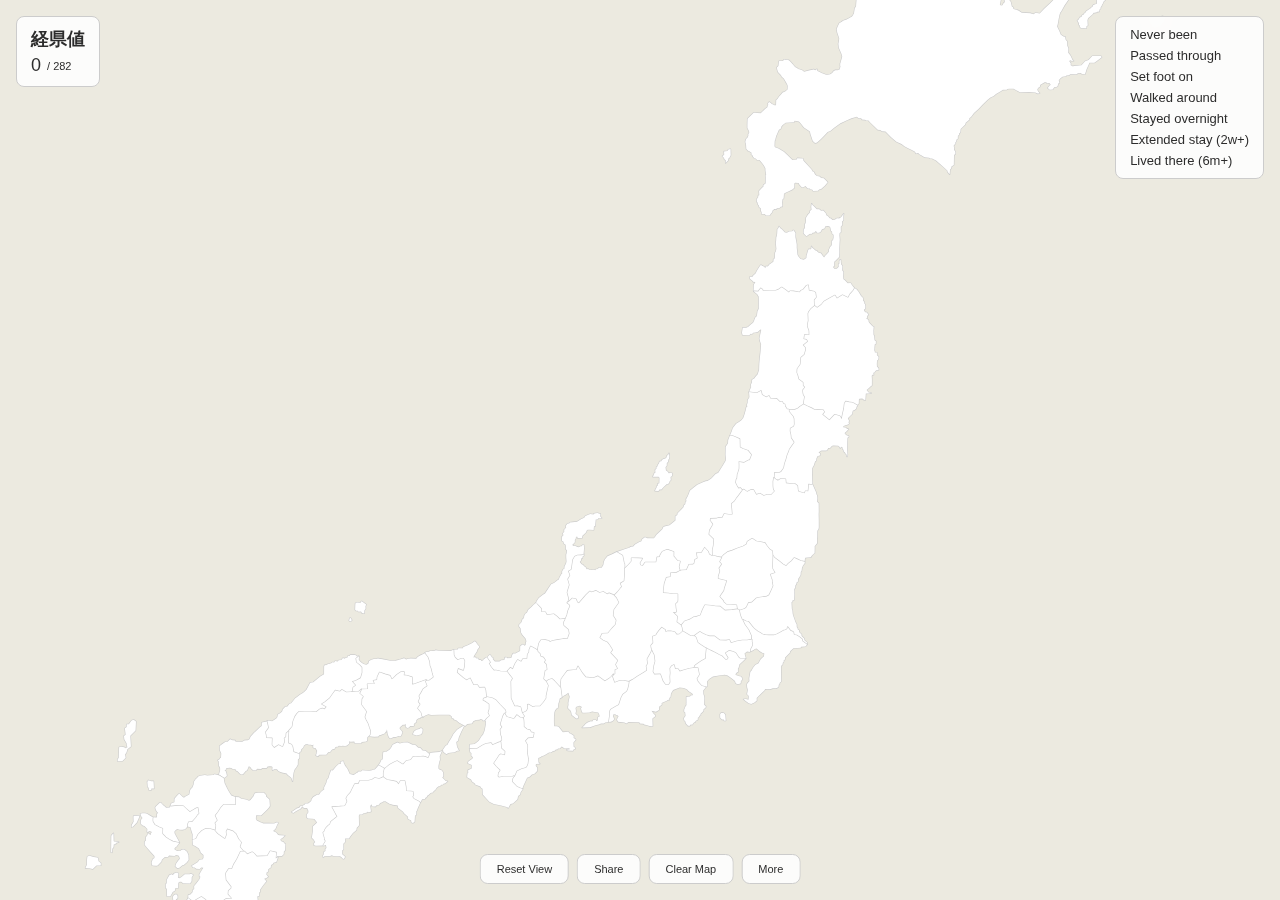
<file: index.html>
<!DOCTYPE html>
<html lang="ja">
<head>
<meta charset="UTF-8">
<meta name="viewport" content="width=device-width, initial-scale=1.0">
<title>経県値 - KKC</title>
<link rel="stylesheet" href="style.css">
</head>
<body>

<header class="glass">
  <h1>経県値</h1>
  <div class="score-bar">
    <span class="score-val" id="totalScore">0</span>
    <span>/ 282</span>
  </div>
</header>

<div class="map-container" id="mapContainer">
  <svg viewBox="0 0 1537 1760" xmlns="http://www.w3.org/2000/svg">

  <g transform="translate(-542.3661,-311.44048)">
  <g data-code="1" fill="#ffffff" stroke="#666" stroke-width="1" stroke-linejoin="round" fill-rule="nonzero">
    <title>北海道</title>
    <path d="m 1524.3647,342.36005 2.3305,1.76492 1.7319,0.41956 3.567,4.12922 -0.5718,4.26575 -1.5,1.94731 -2.5252,0.0531 -0.8653,1.88246 -2.478,-0.0318 -0.1753,-1.04026 -1.8633,-1.04569 -0.055,-1.79486 -3.1186,-3.43931 0.4975,-2.20842 1.368,-0.56412 0.3267,-2.13269 1.1342,-1.52845 z"/>
    <path d="m 1512.5705,322.08339 0.343,9.22554 -0.1735,7.87405 -1.7887,-0.0377 -0.1149,-2.9558 -1.4399,-0.69412 -0.2605,-4.29083 -1.1162,-0.84291 0.2983,-5.95834 2.2851,-2.37718 z"/>
    <path d="m 1403.0621,643.59676 0.1702,7.47277 -1.8967,3.65178 -1.1911,0.34288 0.1438,2.32991 -3.2196,3.24822 0.2038,-3.42115 -1.7714,-1.00699 -0.3871,-1.80045 -2.0296,-2.13098 2.204,-1.79568 -0.2099,-3.99717 4.0934,-0.41363 1.1695,-1.82914 z"/>
    <path d="m 2063.636,334.93905 -3.3438,-0.21491 -1.3851,0.0877 -0.4673,1.2736 -2.5801,-0.0383 -0.9744,1.4312 -2.2841,0.38787 -1.0327,1.32565 -1.5088,0.054 -0.9802,1.23658 -2.501,0.34172 -1.0711,1.32208 -2.0323,0.27037 -1.0181,1.34 -1.6907,0.0781 -2.5346,1.96993 -1.0083,-0.4662 -1.6308,1.53046 -0.8169,2.10922 h -2.4234 l -2.2119,2.19946 -1.1305,1.00214 -1.6224,-0.13207 -0.6943,1.30759 -1.8075,1.31196 -1.8393,2.11638 -1.8843,0.25728 -1.2654,1.14093 -0.8642,0.66456 -0.3101,1.13556 -2.4969,1.61224 -0.5005,1.43877 -0.1797,1.41545 -1.2577,0.70458 -3.4767,3.45673 -2.495,2.18422 -2.561,-0.1592 -2.0877,1.62758 -5.8644,0.1695 -2.3264,-1.77562 -1.2545,-1.16542 -0.9855,-1.46837 -2.0183,0.11758 -2.1598,1.408 -0.9862,1.16679 -1.4199,1.6979 0.7467,1.49543 1.5315,1.73596 -1.2989,2.6996 -1.9581,1.00022 -0.162,2.13996 -1.8362,1.28627 -0.6438,1.43923 -0.8276,1.45858 -0.4867,1.22078 -2.2801,-0.017 -1.6798,3.01846 -2.444,0.0769 -2.0398,1.79296 -3.6165,3.92155 -2.7232,2.52168 -3.6961,3.69106 -1.3179,1.35335 -0.022,1.92336 -1.766,0.70537 -0.1636,2.34664 -2.2468,2.84498 -3.7717,-0.20837 -0.3829,0.95246 -3.5163,0.52219 -1.4807,1.29224 -2.4476,0.43709 -0.2937,2.16421 -2.2489,2.85528 -4.5535,4.08837 -0.9238,0.30722 -0.3769,3.36822 -1.3768,-0.90337 -1.1953,-0.0661 -0.2861,-1.05804 -2.6359,0.11229 -0.184,-0.30495 1.4984,-1.8493 2.4294,-2.59574 0.5421,-1.78634 2.0011,-2.33968 1.0588,-0.77535 0.5316,-0.88722 1.4986,-1.29116 1.4896,-1.39342 -0.1443,-5.01287 0.9893,-0.75276 0.5584,-2.79232 4.1746,-0.21026 1.8625,0.59949 c 0,0 0.4436,0.68467 0.8913,0.68467 0.4477,0 0.8567,-0.14393 0.8567,-0.14393 l 0.1013,-2.30317 2.7852,-1.8153 c 0,0 0.9822,-0.64493 0.8982,-0.90739 -0.084,-0.26247 -0.2969,-3.44191 -0.2969,-3.44191 l -1.5469,-1.0496 -0.1161,-1.95164 -1.61,-1.55584 0.1261,-1.59166 -1.9355,-1.85507 -0.6726,-0.56948 2.2544,0.21911 1.2857,-0.0534 1.4694,1.45339 1.8476,0.32743 1.7147,-0.85889 0.5136,-2.51436 2.8682,-2.42352 -0.1979,-2.58001 1.7108,0.50396 1.2232,-0.43526 0.9761,-1.5499 h 1.7263 l 2.1138,-1.34647 1.6779,-0.69201 1.3806,-1.49933 2.0083,-1.96157 1.5384,-1.31501 0.091,-1.13699 1.4002,-0.45082 1.1546,-0.92192 0.8694,-3.64096 -0.1956,-1.98817 0.7241,-1.12075 0.8347,0.16633 v -3.11598 l 3.9963,-0.0392 2.702,-0.0433 1.2562,-0.11147 0.2704,-1.34859 2.8244,0.34548 -0.2812,-3.32157 1.8794,-0.93564 -0.3683,-2.60062 1.5605,-1.63757 0.1752,-1.6784 3.1053,0.34269 1.9266,-2.19229 0.044,-1.05688 2.661,0.43352 0.2657,-1.70344 1.5303,-0.78549 1.0704,-1.46603 0.7185,0.13139 0.04,-1.06945 -1.2179,-0.6873 0.03,-2.84217 -0.1205,-7.52611 1.7042,-1.49078 3.1426,-3.08873 1.18,4.01204 1.6919,1.26308 -0.034,3.38292 0.7855,1.50864 1.1525,3.44095 1.6207,0.13057 1.8412,1.27219 2.4858,0.95421 0.4494,0.75848 3.5877,0.52446 0.6948,-1.81074 5.6245,-0.40447 h 1.6899 l 1.42,-1.71042 3.452,0.45833 0.7507,-1.55612 1.8725,0.0866 6.1827,-5.78103 1.8421,-4.09303 10.382,-9.67276 3.7324,-4.45224 3.0761,0.0661 3.023,-1.98143 4.9112,-0.17924 1.693,2.18671 3.0178,0.17565 -1.9403,1.95198 -0.2112,3.46475 -1.3063,1.22948 -0.2051,5.80327 -0.378,5.57183 -1.2901,0.88551 -7.5531,-0.16102 -0.9785,1.39717 z"/>
    <path d="m 1878.2317,418.89495 5.3131,-0.0354 6.2492,6.493 h 2.1404 l 1.7526,2.45784 7.5904,0.56511 1.0288,-1.40806 h 2.9353 l 1.8227,-1.91797 h 1.7203 l 0.209,4.93673 -0.7695,0.8752 -6.9315,-0.0509 -2.2867,1.53682 -3.9903,4.15091 -5.5153,5.75056 -6.4745,-0.0835 h -4.1916 l -1.9952,1.48326 -0.8613,0.90486 -0.4135,2.17423 -3.112,2.90822 -2.3039,0.86211 -4.4201,4.75988 h -1.7692 l -1.5149,2.70759 -1.3881,3.55692 -2.093,1.69844 -0.8904,2.37969 -1.2995,1.85467 -0.02,1.09723 -1.3659,1.60726 -0.1699,1.85081 -1.4939,1.45197 0.1507,2.10979 -2.7215,0.37802 -0.3869,0.55463 -2.8024,0.622 h -1.2009 l -1.4448,1.89789 -5.3803,4.68601 -0.6816,2.32787 0.3774,6.62748 -1.5911,0.84114 -0.132,2.37865 -3.8946,0.17362 -2.1516,-0.17107 -1.5676,-1.2167 -0.5808,-2.40528 -0.9556,-0.61095 0.2441,-1.69325 -2.1124,-3.22158 1.8637,-1.88849 1.0827,-2.12858 1.9901,-0.63936 1.248,-2.34279 1.762,-0.69458 0.4314,-1.16896 1.4322,-0.90385 1.3432,-2.04118 2.0982,-1.36364 0.6766,-0.42721 1.2741,-0.67486 1.3424,-1.13975 0.8317,-0.95256 1.1025,-0.46016 0.5148,-1.80543 0.8263,-0.66447 1.9749,-0.74333 1.5355,-0.32382 0.6364,-0.75128 -0.1521,-5.29148 1.2668,-0.62295 -0.1007,-1.7415 1.8799,-1.85201 1.6563,-2.47417 1.098,-1.71062 2.127,-1.968 -0.1676,-1.95607 4.7448,-4.71927 4.8987,-4.59709 v -2.35485 l 1.9418,-0.84115 0.047,-2.44702 -0.2405,-1.57397 1.0646,-0.9039 0.3549,-1.88273 2.3396,-1.98172 1.5956,-0.72245 -0.3342,-1.98682 1.0881,-1.63583 0.9943,-0.51218 1.2746,-0.17699 0.034,-1.50195 -0.637,-0.91541 z"/>
    <path d="m 1930.3158,481.12823 1.4621,0.34149 2.0479,2.0819 1.1962,2.36174 -1.7721,1.31855 -0.3083,1.54598 -2.7181,-0.0853 -1.0548,2.05621 -1.7191,1.09408 -2.3446,0.29399 -1.8815,2.80307 -2.1556,0.0794 -0.9414,1.19934 -1.5802,0.18068 0.3376,1.52068 -1.9362,0.14043 -1.1404,-0.92988 -1.4343,-1.40964 -1.7243,-0.67503 0.2206,-1.31024 -0.2216,-3.68044 0.4106,-1.1111 h 1.7074 4.0673 l 3.3067,0.46158 -0.5025,-2.30069 2.4535,0.24479 -0.3143,-1.36046 0.2677,-2.1426 2.8133,0.38978 0.2811,-2.39078 2.855,0.60913 z"/>
    <path d="m 1883.0873,516.69168 -6.7665,-0.29576 -0.5309,2.9387 2.3369,1.10838 v 3.05517 l 2.5141,-2.32091 0.099,-2.08601 2.1199,-1.96263 z"/>
    <path d="m 1559.4081,326.88443 6.5995,-0.2473 1.8499,-1.35752 2.0126,-0.15766 0.159,-2.63922 0.7689,-0.4099 1.5941,-5.17305 1.4893,-0.22572 c 1.0653,-0.30184 0.2656,-0.89475 3.0619,-0.87712 4.574,3.15827 3.5898,5.00448 5.2762,7.40805 l 3.4538,4.26574 6.486,4.76592 5.9441,7.40675 1.8452,1.94302 -0.042,2.73553 3.6053,2.78756 0.4696,1.93835 3.44,3.53999 2.7145,2.44475 3.0439,4.29772 3.3177,4.75816 -0.01,1.45457 4.4557,3.88186 2.652,3.56722 -0.2648,4.60567 3.5568,3.60899 0.3193,1.71139 2.758,2.76901 0.2664,1.70145 2.2731,2.41817 9.2047,9.8303 6.9276,7.06822 0.3402,1.58885 1.9129,1.74201 v 1.88159 l 8.2279,6.08933 0.5976,1.6911 3.4326,0.37169 5.4664,4.85703 1.2913,0.21972 3.5868,4.48099 2.566,0.48193 5.0855,5.72174 5.3569,5.28496 h 1.4169 l 4.9353,2.86482 2.2738,0.2052 0.9941,1.99466 h 1.9024 l 1.6136,1.00213 h 1.4304 l 0.9228,1.54704 4.0521,0.78846 -4.4269,1.26562 2.4128,3.95161 1.3708,3.38957 2.0901,1.4027 4.0085,0.88467 1.6467,-1.91714 5.3235,-0.19444 0.4896,-1.04185 9.7955,-0.32839 4.5024,-0.82767 1.5265,0.92673 -1.4489,4.45846 -0.5767,2.99608 -0.5781,2.5552 1.245,1.17582 1.961,-0.29964 1.2598,-2.58939 0.3036,-0.30361 0.7649,-0.33347 0.6231,-1.64484 -0.4945,-0.87684 2.5017,-4.98993 5.1035,6.43629 1.5497,6.41392 1.0696,-0.0119 0.8132,2.5054 5.7897,1.60946 4.2665,2.84318 10.3715,0.55468 3.9002,1.43592 2.7914,-1.90493 4.8677,0.94629 5.8999,-6.15341 6.9865,-6.55457 7.2645,-7.21976 2.7829,-1.08692 8.6707,-8.23124 3.4357,-3.95248 v -1.83935 l 4.8798,-4.46841 0.6024,-3.11357 2.7391,4.09199 -0.2383,5.42139 -1.535,1.50383 -0.8747,3.94767 -2.604,5.66273 -2.7761,4.86021 -5.1647,7.68665 -4.0082,7.09517 -0.9614,1.16901 -1.0344,3.18307 -1.2725,6.46663 -0.7173,4.34197 -0.8028,3.08549 2.5447,5.04435 1.997,4.85077 3.8094,2.48532 h 1.394 l 0.707,3.85827 1.6341,1.71579 0.3652,5.62942 1.3553,3.01101 -0.2313,5.33189 2.222,2.83608 1.4025,2.49411 1.3102,2.96477 1.0636,1.22867 0.6484,0.61524 -2.7751,-0.21541 -1.287,-0.75381 -1.4287,0.94125 1.2497,1.7839 0.6681,0.94325 -0.081,2.4933 2.8846,1.52283 0.9865,-0.66848 9.3234,-0.71395 4.5503,-4.84959 4.2774,-1.73377 4.4905,-4.7428 10.5909,0.0611 0.8395,1.34267 -5.9461,4.65906 -3.0841,2.08955 -6.0671,-0.084 -0.8935,2.59494 -1.2483,2.62875 -1.1379,2.48722 -0.8436,2.88778 -1.2169,3.51926 -3.6227,-0.36409 -1.5355,-1.17696 -3.5142,0.4902 -1.7817,1.05171 -5.2282,0.10165 -2.3592,0.026 -1.5225,1.15296 -3.163,0.26743 -0.7605,0.92143 -4.0663,0.51468 -2.3448,1.92533 -2.1821,2.30082 0.879,3.52712 -1.5516,0.70794 -0.7242,3.31405 -1.5956,0.79479 -2.6025,0.44157 -1.69,2.66272 -3.7113,0.17334 -2.3907,-2.08136 2.5982,-3.20478 1.1781,-0.32757 -1.742,-2.56341 -2.8002,0.31428 -1.159,-1.21043 -1.8996,0.15876 -4.6268,2.49934 -0.9714,0.74762 -0.1523,2.03844 -1.9895,1.3446 -1.2435,1.79679 0.6409,2.21662 2.295,2.53998 -2.3398,0.58719 -2.918,-1.39464 -7.7994,-0.53654 -11.1104,0.1783 -7.7491,-4.24343 -5.5633,0.0627 -2.1002,0.29834 -0.7142,0.76851 -4.7013,0.19452 -2.6231,1.72752 -5.7742,3.48598 -2.8631,2.30064 -3.9363,1.95224 -3.4535,2.65852 -5.7133,5.55383 -5.516,5.76948 -5.4705,5.06181 -3.5988,4.60684 -2.1299,1.52592 0.3135,1.57889 -4.6858,3.99198 -0.5302,2.31392 -5.6515,5.25734 -0.2121,2.60457 -0.2175,1.78895 -1.4207,1.00732 -0.1745,2.16546 -1.3199,0.78057 -0.1319,3.56449 -1.7918,1.30427 -0.061,2.11892 -1.1436,1.11407 0.1579,1.32085 -1.5892,1.99015 -0.6823,0.97761 0.686,2.47512 -0.2369,2.21497 1.7176,2.5301 -0.084,2.71323 -1.5499,1.3378 -0.2901,12.08035 -1.4715,0.87154 -1.629,1.33764 0.032,1.88263 -1.5258,1.43576 -0.4742,5.94976 -2.5811,-3.02475 -0.025,-1.4742 -4.929,-4.5911 -3.0682,-2.74746 -5.9501,-4.99461 -4.9789,-2.61287 h -2.2132 l -1.2252,-0.86248 -5.7255,-0.50479 -4.5431,-2.90705 -1.9366,-0.90307 -1.1678,-1.36228 -2.6043,0.5335 -1.7792,-2.51424 -4.7665,-2.55003 -3.9316,-1.81508 -3.8806,-2.11987 -3.4502,-2.49114 -6.2726,-2.8969 -6.4752,-5.47823 -6.8808,-6.97827 -4.3825,-0.31565 -1.9025,-1.5055 -3.2086,-0.32123 -9.2359,-9.06595 -2.1347,-2.32459 -2.8956,-0.0177 -1.2109,-0.74715 -3.6882,-0.39161 -1.1394,-1.53624 -3.1677,-0.11882 -2.0482,-1.74603 -6.5986,1.97012 -5.514,2.37141 -7.9791,3.68012 -7.6373,5.46963 -4.8256,3.8038 -3.2217,1.34192 -4.5568,4.8668 -3.9119,3.97503 -4.4518,4.04651 -2.4616,0.5864 -2.7118,-2.45121 -2.8778,-8.59318 -0.5944,-3.01908 -7.3196,-4.812 -3.8452,-5.09869 -2.2318,-2.22538 -5.3063,-1.17137 -0.9309,1.89828 -10.0578,0.5457 -3.6403,3.02819 -1.7725,1.96417 -0.6082,2.51594 -2.2401,1.33653 -3.475,7.81434 -1.0153,4.37193 -0.6357,1.19307 -0.264,6.60659 0.6182,1.31022 4.1813,1.6022 6.5846,3.92984 4.264,3.97209 6.1982,6.02544 4.9461,-0.25122 1.1111,-1.91675 6.8612,0.38598 0.6357,2.62709 9.9327,10.87141 0.8901,2.01513 2.0177,1.04503 0.061,0.99662 1.0061,0.97897 0.101,1.10361 2.4705,1.70473 3.2391,0.53393 1.8844,1.76672 3.1631,0.42172 4.8461,4.88262 -3.5279,4.33726 -4.498,4.02613 -2.444,0.46223 -1.2796,1.59008 -5.9732,0.305 -1.3387,-1.90224 -2.1129,-0.0815 -0.5383,-1.21092 -2.5998,0.0773 -2.8867,-2.84546 -1.394,0.75957 -2.8165,0.87552 -3.2392,-3.60333 -0.8609,-1.96215 -4.444,-0.24636 -0.7867,0.96218 -0.045,4.6184 -0.4008,1.17672 -1.1475,0.54513 -0.3299,0.84035 -4.7926,2.19212 -3.503,1.50427 -2.476,1.66931 -0.4372,5.68159 -1.3107,0.93535 -0.541,4.2155 0.366,4.76269 -2.0881,0.16509 -1.4675,1.6172 -3.252,0.3917 -0.9223,1.19795 -2.0851,-0.25117 -1.7711,1.31402 -0.6337,0.60336 -0.2683,1.88908 -1.3174,1.37474 -1.0817,1.32257 -0.697,1.26373 -4.4095,0.0127 -1.6048,-1.79018 -3.663,0.0394 -0.22,-2.68351 -0.6317,-0.57405 -0.2495,-3.71496 -1.9178,-1.39644 -0.2802,-1.62197 -1.4566,-1.96403 -0.1066,-2.16076 -0.8584,-0.28191 -0.4062,-3.51414 1.8213,-2.49384 0.071,-2.16759 1.2865,-0.47328 -0.3144,-5.09352 4.3346,-4.67267 0.9358,-0.23668 0.1361,-2.28648 2.6564,-2.08488 0.1332,-7.51239 -0.2468,-2.23699 0.7856,-1.20512 -0.8608,-4.1734 -0.124,-3.46861 -1.9807,-3.59968 -2.3597,-3.03426 -2.8637,-3.42275 -3.0595,-0.004 -1.4703,-1.84719 -1.5551,0.019 -2.2008,-2.53117 -0.3673,-1.60615 -1.3679,-0.66583 0.3913,-2.14342 -1.0464,-0.76861 -2.2303,-1.47745 -1.1292,-0.058 -1.3485,-1.8114 -0.7144,-0.51324 -0.3876,-5.75997 -0.5988,-1.89813 -0.214,-1.24043 0.5129,-2.17944 0.8638,-1.77121 1.1927,-0.85236 1.1467,-2.48812 -0.1603,-1.45424 1.3126,-2.92279 -0.6298,-1.65949 -1.0028,-2.15246 -0.7093,-1.27726 v -3.93695 l 0.2344,-7.47206 3.1198,-3.0503 4.3528,-4.08102 8.5096,0.46256 5.3808,-5.14592 2.8022,-2.12165 0.5138,-2.34231 0.5298,-0.51112 -0.2929,-1.92422 1.5348,-1.62552 1.5753,0.91777 1.512,1.605 1.843,0.66989 1.1572,0.63836 2.2224,0.19311 0.2368,-6.43426 1.563,-1.1755 1.7039,-2.77185 2.6335,-2.9277 1.9437,-2.45999 2.698,-0.71514 3.2828,-2.67533 0.1873,-4.49343 -0.4263,-1.53189 -1.2493,-2.22933 -3.0621,-5.46675 -2.5415,-1.85744 -0.8158,-2.02725 -3.5303,-3.65969 -1.0545,-2.84398 -0.5574,-2.92919 1.886,-1.97996 0.5995,-4.97657 0.6139,-1.21618 4.4504,0.30774 1.091,-1.90627 1.9633,0.17872 2.3322,0.18891 2.0907,0.70219 1.1283,1.25051 0.9809,0.98091 1.9064,2.06709 0.3424,0.50813 2.7935,3.37533 2.9011,1.39024 0.7561,1.0008 1.555,0.37442 3.5726,1.13403 2.279,1.96131 6.0134,-1.81017 5.7259,-1.198 2.327,0.88748 1.7052,-1.29624 0.4257,2.37128 1.5859,0.64734 3.522,1.864 5.6562,2.08842 h 1.7475 l 3.2973,-0.60689 2.337,-1.67704 2.0131,-2.46483 2.0186,-0.91309 h 2.557 l 2.2031,-0.43199 1.3435,-3.64141 -0.3473,-1.65101 0.049,-2.53881 0.5183,-1.20818 0.2525,-1.05878 0.6175,-2.19318 1.0929,-3.74449 -0.8511,-3.41562 -3.2904,-7.36186 -0.5885,-4.90829 0.7518,-3.55628 0.27,-3.37817 -2.3953,-6.80818 -0.7323,-4.43979 1.7164,-3.85442 1.48,-3.1868 2.5082,-1.58379 2.7509,-1.58218 3.8188,-1.44506 4.8658,-2.56637 1.5058,-0.7904 1.3447,-1.90899 1.1515,-1.98307 0.4674,-3.05773 0.5202,-3.50201 1.5471,-1.93661 0.69,-9.59773 -1.3161,-1.37863 -0.6008,-6.14 0.658,-15.86105 2.687,-2.52001 0.5801,-1.67833 2.4627,-3.07608 1.9996,-9.16624 1.327,-1.46353 0.041,-5.7537 1.6268,-2.50537 0.3313,-4.14486 -1.0324,-4.00529 -0.9513,-8.83458 -1.2815,-2.91217 -0.6582,-7.80926 -1.4246,-3.40077 -0.08,-2.56967 -1.3972,-1.77306 -0.8044,-2.79437 -0.7886,-3.96037 -1.2388,-2.0927 -1.2404,-3.05467 -2.0097,-4.68534 -2.6686,-4.90111 -0.1651,-11.26484 3.7619,-11.30013 z"/>
  </g>
  <g data-code="2" fill="#ffffff" stroke="#666" stroke-width="1" stroke-linejoin="round" fill-rule="nonzero">
    <title>青森</title>
    <path d="m 1435.539,817.53733 1.998,-0.74054 2.4961,-3.11939 2.0632,1.50871 0.4145,1.61127 7.9543,-0.28064 7.772,0.10573 2.9686,-1.11662 4.3815,-2.9757 3.974,2.63279 4.8185,3.78223 1.3473,-1.82836 4.1794,0.2085 7.5827,1.43969 1.7254,-2.3187 2.7689,-1.20081 3.9702,-4.8744 2.0101,-0.5916 0.8051,6.67388 6.7068,1.3351 1.3187,1.35586 0.7769,5.5097 -2.7097,3.2965 0.2499,6.83644 3.7883,2.80421 5.06,-3.63546 3.1515,-4.00128 6.8912,-4.05292 6.6272,-3.47917 2.4333,3.81946 6.816,-4.13119 6.8315,3.20909 2.3271,-4.21858 3.8642,-4.43113 1.6168,-2.66318 -1.0412,-1.55345 -1.7345,-2.03949 -1.9636,-2.93574 -3.578,0.0102 -3.5039,-3.59843 -1.675,-1.28832 -0.392,-3.23742 0.1903,-4.43626 0.067,-1.74905 -1.0892,-0.48272 -0.2629,-1.61502 0.232,-4.74729 -1.3678,-1.21784 -0.461,-1.80094 -0.2891,-4.71645 -1.1731,1.01456 -0.396,0.85636 v 3.39643 l -1.0448,0.43387 0.1639,3.44604 -1.2865,1.01954 -0.7981,1.27647 -2.475,0.29428 -1.9738,-1.62739 -0.044,-1.56918 1.0212,-0.44952 0.1383,-5.41085 1.7159,-1.39746 1.5513,-1.60824 2.6869,-2.70139 0.2792,-4.57903 -0.04,-4.87863 0.2246,-6.72496 0.2938,-5.04764 -0.4125,-5.36191 0.2158,-2.85697 1.557,-0.82149 -0.1122,-6.86796 1.7967,-1.99285 -0.3085,-4.23497 1.7372,-1.71526 -0.07,-5.15797 0.4861,-2.83479 -2.0771,2.86264 -1.4109,1.92726 -1.3682,0.19961 -0.5026,0.86082 -2.7638,-0.087 -1.2233,0.60559 -1.4061,1.30797 -3.2848,0.096 -1.4656,-1.90753 -1.7228,-0.2345 -2.0292,-2.31268 -2.0247,-1.34784 -0.696,-2.29668 -3.1513,-3.49826 -2.6426,0.42433 -2.1911,-2.02888 -2.9567,0.0842 -3.6408,-3.73318 -1.6301,-1.28388 -1.0256,-1.78141 -0.5065,3.86012 0.3841,3.69961 -1.9705,1.51926 0.1095,1.84068 -2.0611,1.95553 -1.1646,1.54375 -1.6614,2.81959 -0.08,3.96111 -0.3265,2.56739 -1.0128,1.38348 0.225,4.61499 -1.6053,1.60203 -0.2276,4.84017 3.5474,3.51265 2.9512,-1.97172 1.381,-0.98658 1.3819,0.17299 1.2227,-0.37162 0.4836,-0.95142 2.5846,-0.26213 0.2405,-0.80161 1.499,-1.33365 0.4602,1.50969 0.7517,0.80099 2.5483,0.0367 2.1309,-1.61993 1.0998,-2.23365 1.8484,-0.89833 1.2315,-0.23347 1.3152,-2.95146 2.5717,-0.27654 2.1178,0.33584 1.4026,1.32507 0.2558,1.69318 0.6171,2.56524 1.1929,0.83235 0.2432,2.53897 1.6117,1.33244 0.01,4.14866 -0.408,1.02283 -0.118,1.29973 -1.5984,1.20897 0.09,4.9631 -2.1403,2.21951 -0.8884,2.33157 -0.5504,0.88819 -0.098,2.84824 -2.671,2.7975 -1.63,1.7839 -1.6399,2.32592 -2.6083,-3.42588 -1.2016,-1.85846 -2.2039,-0.23253 -2.4894,-1.80585 0.01,-0.68494 -1.5518,-0.2231 -3.2613,-2.70651 -1.2266,-1.1044 -0.827,-1.74642 -0.2809,3.02894 -0.6457,0.78195 -2.5533,-0.23623 -0.8032,1.86082 -1.1,4.0597 -0.6954,2.27508 -0.094,2.64069 -3.1713,2.07618 -4.035,-0.76724 -2.8296,-3.36821 -0.8905,-1.89499 -0.9675,-8.72076 v -4.09313 l -0.8217,-4.69829 -0.742,-3.99225 -0.04,-2.45168 0.1188,-2.59749 -1.7787,-2.54232 -0.1663,-0.79397 -1.3084,0.17849 -0.6636,1.10638 -4.2443,0.15134 -1.1642,0.97628 -1.5791,0.70006 -2.0051,-0.40101 -3.499,-3.61709 -2.0582,-1.67348 -1.7899,-2.24482 -0.3141,1.55144 -0.4957,0.86001 -1.0181,0.99241 -0.294,5.28105 -0.4534,3.37614 -0.532,0.47674 -0.2578,4.79811 -0.4022,2.97208 0.6842,6.97111 -0.6048,3.22863 -1.0187,1.76047 -0.1971,5.66064 -0.3106,1.31468 -1.4634,1.12151 0.055,2.46668 -1.4447,1.28016 -0.9312,0.75232 -2.6821,1.78897 -1.3529,1.65851 -1.0474,0.70712 -1.9227,-0.14383 -0.3725,1.49797 -0.3204,0.87073 -0.8051,-1.19936 -0.4012,-0.76349 -2.9435,-1.27892 -1.0428,-1.0079 -1.3151,1.54058 -0.7907,1.19942 -1.7724,2.63439 -1.6002,2.80747 -0.8726,2.16931 -1.6877,1.46273 -1.9639,1.76653 -0.5236,1.339 -2.4865,-0.19023 -0.7744,0.36905 0.535,2.09555 2.4851,1.84113 1.2067,1.68 2.7211,0.4296 -0.8984,1.4249 -1.0845,1.7775 -0.2888,7.83644 z"/>
  </g>
  <g data-code="3" fill="#ffffff" stroke="#666" stroke-width="1" stroke-linejoin="round" fill-rule="nonzero">
    <title>岩手</title>
    <path d="m 1553.6497,954.32496 -1.9253,-0.91918 -3.5488,-0.45603 -4.3475,-0.92753 -1.5362,2.54286 -0.7565,6.79657 -0.8425,3.25249 -1.3923,6.34912 -0.098,2.84479 -2.6587,-3.78236 -6.0622,-1.94363 -6.5776,7.00302 -4.5931,-3.57189 -4.2396,-3.42202 2.5534,-3.38428 -1.9507,-2.73653 -6.1917,0.51721 -3.8628,-0.24443 -3.4091,-1.95198 -5.1082,-2.28751 -5.5378,-2.71914 0.7029,-4.95959 0.7459,-3.7702 -1.6176,-2.80817 -0.4931,-3.03431 -0.1262,-2.82063 2.5697,-3.21421 -1.8615,-1.87291 -0.08,-3.9885 -5.2374,-3.84447 -1.1955,-4.60667 -1.3488,-3.52046 0.2637,-4.71228 3.8911,-5.55403 0.7183,-8.60621 4.2375,-3.43599 1.5035,-5.19545 0.1886,-2.79879 -3.1826,-3.5511 5.6201,-4.39431 -1.079,-1.95556 -3.6546,-0.76973 0.8808,-6.01253 5.5971,0.31285 -0.1848,-4.53992 -1.9716,-5.34076 0.1113,-2.34256 0.9617,-4.69272 -0.3761,-8.62341 0.844,-2.46044 3.0213,-4.01905 4.1196,-3.27984 3.7669,2.71862 5.06,-3.63546 3.1515,-4.00128 6.8912,-4.05292 6.6272,-3.47917 2.4333,3.81946 6.816,-4.13119 6.8315,3.20909 2.3271,-4.21858 3.8642,-4.43113 1.7822,-2.77377 0.9033,0.21383 1.6943,1.10267 2.1805,2.91776 3.0442,4.96736 2.2882,2.41187 0.066,0.66209 0.1257,2.80403 1.3952,1.22083 v 1.93775 l 1.1723,1.54934 0.2332,2.09828 -0.088,3.03838 -1.5311,0.8599 -0.1176,1.26962 0.8654,1.1485 0.7523,1.0714 h 1.3702 l 1.0364,0.86276 1.4444,2.03455 -0.9154,0.97603 -0.8334,0.62722 0.064,2.12638 -1.3755,0.57006 0.8839,0.41955 2.3318,2.04254 0.1163,1.93842 0.6502,1.06702 4.1017,4.33535 1.4629,0.51144 -0.3647,4.92093 0.1403,5.1182 0.7245,1.25953 0.5429,5.21988 1.6561,1.33102 -0.1746,3.2291 -1.241,0.52092 -0.3054,3.11789 -0.2401,4.50506 0.5037,0.83888 0.1156,1.4428 2.562,0.2358 0.016,3.06678 2.0162,1.99548 -0.2703,3.19903 -1.6143,1.23843 -0.2898,4.44814 0.2067,3.27806 1.8058,1.66282 0.2092,2.22851 -2.7607,0.47983 -1.2625,0.87014 -1.3338,2.0442 -0.8244,-0.0893 -0.2809,0.71569 0.4591,2.00276 -1.603,0.0584 -0.8491,1.21803 0.258,4.21736 -0.031,4.53563 -0.018,2.90835 -1.7558,1.43084 -1.7707,1.82713 -2.9988,2.19735 0.9237,1.12256 1.1208,1.85642 3.7982,0.8752 -3.1759,0.58589 -3.5639,0.12725 -0.2591,4.22377 -0.229,3.62049 -1.9833,-0.26196 -0.7026,-0.86295 -1.3448,-0.61907 -3.3977,0.2392 -0.5387,1.23349 -0.128,4.76014 -1.0245,0.39566 -0.5717,1.62821 z"/>
  </g>
  <g data-code="4" fill="#ffffff" stroke="#666" stroke-width="1" stroke-linejoin="round" fill-rule="nonzero">
    <title>宮城</title>
    <path d="m 1474.4035,964.42504 4.9729,6.12482 0.9264,2.77578 0.241,6.54658 -0.6558,2.28057 -4.296,2.27075 -0.2088,3.72805 1.0795,4.7308 0.3939,3.84389 3.5373,5.15072 -2.9317,4.1418 -3.0604,4.4412 -0.7413,2.4938 -1.8594,4.2483 -1.3798,5.3374 -1.2669,3.5048 -0.9207,3.1682 -0.7045,3.8455 -3.1252,4.4801 -2.402,0.9962 -5.5473,-0.058 -0.4375,6.632 2.0774,2.1599 1.8358,0.7411 0.834,0.8828 3.7932,-2.3224 5.6679,0.4302 0.4988,4.9812 6.1554,0.7542 4.2927,-0.308 3.6078,2.6224 0.5415,4.8807 0.6146,2.2268 4.1132,1.2857 3.2464,0.9347 1.4593,-2.7482 3.2311,0.2607 0.5821,-5.0364 -0.044,-3.2814 3.9089,0.3637 c 0.1739,-0.2139 0.3973,-0.3998 0.6301,-0.679 l -0.4701,-10.9064 0.2076,-7.6209 0.035,-1.1299 1.9987,-3.5213 1.5922,-4.8174 1.2635,-0.6898 0.3616,-3.0426 1.4647,-2.7761 2.1113,-0.3072 0.8688,-0.9337 -0.074,-1.7466 -1.8855,-1.4193 2.8047,-1.8614 1.4255,-0.5311 4.8566,0.1508 1.333,-0.374 1.4814,-2.5843 2.19,-0.1923 2.4878,-2.7183 2.1034,-0.3548 5.397,0.2211 1.5212,1.2858 1.0172,1.7575 0.9378,-1.2874 0.608,-0.364 1.2225,0.7644 0.1674,2.5252 0.9589,0.1743 0.4186,2.5333 1.392,0.504 0.5271,1.6034 1.0469,0.7765 1.1188,3.2558 0.4448,-2.1712 -0.4203,-6.5051 0.085,-7.3585 0.2784,-7.04742 1.3785,-1.05407 0.1665,-0.80993 -1.0706,-0.92339 -0.9078,0.24408 -1.6419,-1.37657 -1.1885,-0.83825 v -1.50263 l 1.9279,-1.40582 2.6349,-2.87755 -1.9565,-0.61648 -1.7757,-1.3192 -2.8092,-0.28782 0.1832,-1.49538 2.3764,-1.2363 2.3235,-0.37813 1.5792,-0.84122 0.7148,-0.84351 -0.6166,-1.14873 0.586,-2.11832 -1.4791,-2.96631 2.8313,-3.01565 2.4276,-2.17944 0.3781,-2.62868 0.6147,-1.8602 1.6392,-0.17087 2.4204,-2.06782 0.3443,-2.24254 1.238,-1.39567 -4.6098,-2.86672 -1.9253,-0.91918 -3.5488,-0.45603 -4.3475,-0.92753 -1.5362,2.54286 -0.7565,6.79657 -0.8425,3.25249 -1.3923,6.34912 -0.098,2.84479 -2.6587,-3.78236 -6.0622,-1.94363 -6.5776,7.00302 -4.5931,-3.57189 -4.2396,-3.42202 2.5534,-3.38428 -1.9507,-2.73653 -6.1917,0.51721 -3.8628,-0.24443 -3.4091,-1.95198 -5.1082,-2.28751 -5.5529,-2.75328 -4.3279,2.63341 -2.4776,2.22071 -3.4094,1.3315 -7.0194,0.2183 z"/>
  </g>
  <g data-code="5" fill="#ffffff" stroke="#666" stroke-width="1" stroke-linejoin="round" fill-rule="nonzero">
    <title>秋田</title>
    <path d="m 1501.0132,838.1524 -3.0213,4.01905 -0.844,2.46044 0.3761,8.62341 -0.9617,4.69272 -0.1113,2.34256 1.9716,5.34076 0.1848,4.53992 -5.5971,-0.31285 -0.8808,6.01253 3.6546,0.76973 1.079,1.95556 -5.6201,4.39431 3.1826,3.5511 -0.1886,2.79879 -1.5035,5.19545 -4.2375,3.43599 -0.7183,8.60621 -3.8911,5.55403 -0.2637,4.71228 1.3488,3.52046 1.1955,4.60667 5.2374,3.84447 0.08,3.9885 1.8615,1.87291 -2.5697,3.21421 0.1262,2.82063 0.4931,3.03431 1.6176,2.80817 -0.7459,3.7702 -0.6734,4.81088 -4.3725,2.74798 -2.4776,2.22071 -3.4094,1.3315 -7.0887,0.16121 -2.1507,0.063 -2.4097,-3.79584 -0.4373,-2.64799 h -1.3494 l -1.9045,-2.9082 -2.9156,0.0193 -3.7376,-3.55718 -7.7041,-0.18516 -1.5901,-3.37874 -3.4701,1.87425 -5.1334,-3.25598 -1.1832,-4.83595 -5.1356,2.86617 -9.5202,-1.28453 0.1432,-0.29835 1.7858,-4.30351 0.6262,-0.87935 -0.1344,-3.65528 1.229,-2.72822 0.1483,-3.22778 2.9605,-1.83249 1.4135,-2.12378 2.4924,-2.7907 1.6658,-5.30278 0.2878,-8.02233 0.5148,-5.64139 0.8654,-7.61045 0.4988,-5.91716 0.2796,-4.16179 -1.2033,-3.22843 -0.791,-3.66222 0.9929,-5.22369 1.2027,-5.38046 -0.9069,-0.51727 -1.6083,1.38444 -1.4382,1.51941 -3.2162,0.75577 -2.3524,0.33228 -0.5314,0.0741 -1.0336,1.39249 -1.9954,-0.10804 -1.5915,1.65725 -8.1372,-0.18999 -0.8174,-2.67458 0.9835,-6.20032 4.1882,-0.0576 2.257,-0.8104 3.4503,-3.09928 2.7731,-2.18457 1.3992,-2.57722 0.3778,-1.58947 1.2805,-2.81066 1.5063,-0.8026 0.8436,-6.09853 1.5476,-3.32078 0.024,-8.50534 -0.063,-5.88996 -1.798,-3.27653 -3.483,-2.69483 -0.897,-0.91746 5.6858,0.26466 0.5073,-0.83837 2.4961,-3.11939 2.0632,1.50871 0.4145,1.61127 7.9543,-0.28064 7.772,0.10573 2.9686,-1.11662 4.3815,-2.9757 3.974,2.63279 4.8185,3.78223 1.3473,-1.82836 4.1794,0.2085 7.5827,1.43969 1.7254,-2.3187 2.7689,-1.20081 3.9702,-4.8744 2.0101,-0.5916 0.8051,6.67388 6.7068,1.3351 1.3187,1.35586 0.7769,5.5097 -2.7097,3.2965 0.2567,7.00959 z"/>
  </g>
  <g data-code="6" fill="#ffffff" stroke="#666" stroke-width="1" stroke-linejoin="round" fill-rule="nonzero">
    <title>山形</title>
    <path d="m 1455.1923,1049.8373 0.034,5.4606 0.2666,2.9419 0.7304,2.006 0.9994,1.4499 -4.7119,4.8886 -4.1596,-0.6218 -4.8273,1.5087 -4.4768,-2.9038 -4.5744,1.4878 -3.2689,-5.8 -3.1444,-0.3007 -4.6263,2.6664 -4.0779,-2.9958 -1.7051,0.8799 -2.5568,-2.7403 -2.4341,0.5936 -2.1388,-3.5782 -1.8544,-3.5586 0.7976,-4.255 0.8604,-1.1752 0.4215,-4.8409 0.836,-2.093 1.39,-4.5372 0.071,-4.6964 -0.1558,-4.5047 6.6276,1.0756 5.0162,-2.8901 1.5031,-0.1976 2.2437,-5.8543 -4.1463,-5.2137 -6.0543,-2.0481 -3.6385,-1.91 -0.2505,-10.20371 -5.9189,-2.53105 -3.0263,-1.17251 -2.8907,-0.31037 2.0426,-4.94562 1.4298,-4.23259 4.0497,-5.43301 3.4762,-2.15108 2.5885,-1.59794 2.5293,-2.7854 1.7407,-5.11569 1.6844,-6.04822 0.312,-2.02833 1.5447,-1.69464 -0.7833,-1.09766 0.9214,-2.91994 0.1899,-3.49409 2.0231,-3.38414 -0.4253,-6.3032 9.449,1.22317 5.1356,-2.86617 1.1832,4.83595 5.1334,3.25598 3.4701,-1.87425 1.5901,3.37874 7.7041,0.18516 3.7376,3.55718 2.9156,-0.0193 1.9045,2.9082 h 1.3494 l 0.4373,2.64799 2.4097,3.79584 2.1854,-0.0344 0.1226,2.79929 4.9729,6.12482 0.9264,2.77578 0.241,6.54658 -0.6558,2.28057 -4.296,2.27075 -0.2088,3.72805 1.0795,4.7308 0.3939,3.84389 3.5373,5.15077 -2.9317,4.1418 -3.0604,4.4412 -0.7413,2.4938 -1.8594,4.2483 -1.3798,5.3374 -1.2669,3.5048 -0.9207,3.1682 -0.7045,3.8455 -3.1252,4.4801 -2.402,0.9962 -5.5473,-0.058 -0.5448,7.056 z"/>
  </g>
  <g data-code="7" fill="#ffffff" stroke="#666" stroke-width="1" stroke-linejoin="round" fill-rule="nonzero">
    <title>福島</title>
    <path d="m 1419.3552,1059.6251 4.0779,2.9958 4.6263,-2.6664 3.1444,0.3007 3.2689,5.8 4.5744,-1.4878 4.4768,2.9038 4.8273,-1.5087 4.1596,0.6218 4.7119,-4.8886 -0.9994,-1.4499 -0.7304,-2.006 -0.2666,-2.9419 -0.034,-5.4606 0.7711,-4.5169 2.1312,1.9478 1.8358,0.7411 0.834,0.8828 3.7932,-2.3224 5.6679,0.4302 0.4988,4.9812 6.1554,0.7542 4.2927,-0.308 3.6078,2.6224 0.5415,4.8807 0.6146,2.2268 4.1132,1.2857 3.2464,0.9347 1.4593,-2.7482 3.2311,0.2607 0.5821,-5.0364 -0.044,-3.2814 3.9089,0.3637 c 0.1739,-0.2139 0.5855,-0.5636 0.7317,-0.5437 l 2.4066,5.4299 1.9614,4.2375 0.4395,2.4381 0.7615,1.3328 0.4247,3.2486 -0.4002,4.5374 1.9795,1.777 0.1013,10.6292 -0.1491,2.7664 0.1732,8.6811 v 7.7892 l -0.3857,2.1771 -1.3922,1.5508 -0.1281,7.3588 -0.2719,2.8355 0.037,5.3786 -2.884,3.4272 0.057,2.174 -0.1282,6.0573 -2.0548,1.8205 -1.7217,2.0646 -0.8947,1.5257 -4.0156,0.058 -2.769,0.4901 -0.4756,2.1655 -0.2772,2.4633 -4.8554,-0.9977 -4.8492,-2.2867 -3.0354,-1.3783 -3.05,3.9138 -3.9761,3.1298 -2.8411,3.1354 -3.9093,-2.1874 -4.852,-3.9581 -5.3631,-3.9339 -2.2394,-3.117 -0.4981,-5.2534 -3.3074,-2.1047 -3.8835,-4.8068 -1.7545,-2.9414 -6.2279,-1.3517 -4.3261,-0.6875 -5.1382,-3.3375 -5.7967,3.6504 -0.9831,3.2979 -4.1706,2.5522 -6.966,2.517 -6.313,2.5423 -5.8025,1.7521 -4.4836,3.4352 -3.1329,3.6716 -5.0938,-1.2898 -2.4554,-0.7973 -3.8858,-0.4614 -0.091,-6.9273 1.175,-5.1854 0.6742,-7.9203 -6.0055,-5.7901 0.7116,-5.3886 4.221,-7.2369 -3.4745,-4.7389 0.6375,-2.735 7.971,-0.3305 2.7772,-0.7827 3.4959,0.125 2.4534,-4.9693 6.0555,0.8948 3.8026,0.068 -0.5125,-5.8566 -0.7451,-6.9622 4.0165,-3.3043 2.7922,-4.2462 1.9597,-2.3883 2.6502,-3.6417 2.1025,-2.7635 z"/>
  </g>
  <g data-code="8" fill="#ffffff" stroke="#666" stroke-width="1" stroke-linejoin="round" fill-rule="nonzero">
    <title>茨城</title>
    <path d="m 1414.8504,1213.3966 2.155,5.2883 5.1873,2.1496 2.4911,0.204 5.8809,7.2863 1.8714,2.0148 3.9738,2.8289 2.908,1.7323 2.7474,1.7049 3.3399,0.8394 4.6202,0.3677 h 5.9186 l 4.2181,-1.5113 3.5096,-1.7617 4.2422,-2.5595 2.1363,-0.4708 2.3113,-1.308 0.4475,-2.5141 3.4971,4.5245 2.1214,0.9745 1.4208,0.6504 0.6684,3.3935 3.3359,0.7074 3.3523,1.988 3.3851,2.8341 0.3392,2.3323 5.4571,4.3004 0.215,-2.5581 -3.2742,-2.862 -0.3131,-2.1758 -3.1901,-2.9728 0.03,-1.9887 -3.0581,-2.8116 -0.092,-2.1564 -1.7696,-1.3789 0.014,-1.5427 -1.0057,-0.9958 -0.1532,-3.4956 -1.5208,-2.6813 -2.235,-6.3855 -1.0436,-3.4353 -0.4318,-4.9291 -0.6407,-1.1109 -0.4065,-8.2789 1.246,-1.0332 0.1036,-1.3716 1.8945,-0.5204 0.2374,-5.9549 0.013,-4.9365 -0.2606,-2.6272 1.1888,-0.9379 0.3067,-3.0839 1.2515,-2.1198 0.2901,-1.8481 0.9605,-0.2716 0.8328,-1.4447 0.021,-2.2405 1.8079,-3.0094 1.2305,-2.0617 0.2394,-3.9495 0.8727,-0.5454 0.3495,-2.3744 0.2482,-2.2389 0.5792,-0.4721 0.2515,-1.3928 2.6235,-3.5421 -0.1085,-1.7125 -4.9868,-1.1352 -4.8492,-2.2867 -3.0354,-1.3783 -3.05,3.9138 -3.9761,3.1298 -2.8411,3.1354 -3.9093,-2.1874 -4.852,-3.9581 -5.3631,-3.9339 -2.4163,-3.3619 -0.1449,6.0905 -0.2232,7.3284 0.26,3.3733 2.7341,4.5 -5.8217,1.7905 1.3238,4.2851 1.0764,2.684 0.088,3.0355 0.9188,4.4909 -2.2834,5.0885 -2.5876,5.6322 -2.3875,1.4794 -11.5932,1.771 -1.6614,0.6288 -5.2911,4.8913 -4.2546,0.6809 -2.4569,5.4638 -2.0747,1.7854 -6.5058,2.0742 z"/>
  </g>
  <g data-code="9" fill="#ffffff" stroke="#666" stroke-width="1" stroke-linejoin="round" fill-rule="nonzero">
    <title>栃木</title>
    <path d="m 1454.2659,1145.972 -0.2232,7.3284 0.26,3.3733 2.7341,4.5 -5.8217,1.7905 1.3238,4.2851 1.0764,2.684 0.088,3.0355 0.9188,4.4909 -2.2834,5.0885 -2.5876,5.6322 -2.3875,1.4794 -11.5932,1.771 -1.6614,0.6288 -5.2911,4.8913 -4.2546,0.6809 -2.4569,5.4638 -2.0747,1.7854 -6.5237,1.9864 -2.3532,-0.7153 -0.8611,-5.1237 -6.3527,-0.646 -5.9843,0.011 -3.456,-3.133 -0.2356,-1.3227 -4.874,-5.3847 1.3615,-2.1134 3.7762,-5.5339 0.5478,-3.026 1.3731,-3.6547 1.4484,-4.9015 -10.3271,-2.415 0.01,-3.069 1.9796,-6.5677 -1.2234,-3.5197 3.4295,-4.8716 -2.6008,-2.9592 2.8726,-5.2471 2.898,-3.2837 4.4836,-3.4352 5.8025,-1.7521 6.313,-2.5423 6.966,-2.517 4.1706,-2.5522 0.9831,-3.2979 5.7967,-3.6504 5.1382,3.3375 4.3261,0.6875 6.2279,1.3517 1.7545,2.9414 3.8835,4.8068 3.3074,2.1047 0.3452,5.6033 z"/>
  </g>
  <g data-code="10" fill="#ffffff" stroke="#666" stroke-width="1" stroke-linejoin="round" fill-rule="nonzero">
    <title>群馬</title>
    <path d="m 1389.1659,1147.9213 2.6008,2.9592 -3.4295,4.8716 1.2234,3.5197 -1.9796,6.5677 -0.01,3.069 10.3271,2.415 -1.4484,4.9015 -1.3731,3.6547 -0.5478,3.026 -3.7762,5.5339 -1.3615,2.1134 4.874,5.3847 0.2356,1.3227 3.456,3.133 5.9843,-0.011 6.3527,0.646 0.756,4.9691 -6.4227,0.8677 -8.4576,0.7209 -5.7955,-4.9989 -5.447,-0.1693 -5.5,-0.7834 -7.7019,-0.7474 -2.8775,5.7388 -2.636,6.9198 -5.8083,1.8757 -1.7253,-0.1687 -5.4208,3.2717 -2.9438,0.9866 -3.4986,1.3554 -4.165,4.7684 -5.5946,-3.9295 0.8825,-6.7896 -5.4856,-5.3266 3.836,-0.042 0.3665,-1.2306 -0.6342,-3.7905 -0.4988,-5.4908 2.7034,-2.3293 0.1803,-2.7047 -0.05,-6.4343 -5.5118,-0.051 -6.1432,-0.9245 -6.2732,-0.4363 v -3.3723 l 1.0268,-7.9474 0.9172,-2.8312 1.8091,-5.243 4.7901,-0.8401 0.3499,-4.7751 7.2924,-0.4955 4.4187,-2.3226 2.0205,-0.6301 5.6923,-0.2272 3.0229,-6.7802 5.2873,-0.1632 0.9832,-0.7714 0.883,-4.6782 3.0668,-1.7317 -1.223,-6.5167 6.4235,-0.5284 4.0367,-6.6696 5.0779,5.473 1.2702,3.3713 2.7615,1.687 3.9204,0.8125 2.4554,0.7973 5.2699,0.9394 z"/>
  </g>
  <g data-code="11" fill="#ffffff" stroke="#666" stroke-width="1" stroke-linejoin="round" fill-rule="nonzero">
    <title>埼玉</title>
    <path d="m 1350.3191,1236.3538 3.6248,2.2437 5.0171,-0.1862 6.5881,-4.6814 3.5332,1.9932 4.1111,1.9314 4.3154,1.2748 h 5.9067 l 6.4681,5.035 7.6835,0.1768 4.0268,-0.7728 1.9134,3.9852 6.8703,-2.06 6.9924,-1.3263 h 5.8672 l 5.0543,-0.8779 0.7954,-4.5345 -3.2585,-7.4202 -4.6913,-6.4447 -2.8191,-5.6361 -1.3126,-0.3689 -2.155,-5.2883 -1.4145,-6.5635 -2.3068,-0.8588 -6.5021,0.8909 -8.4576,0.7209 -5.7955,-4.9989 -5.447,-0.1693 -5.5,-0.7834 -7.7019,-0.7474 -2.8775,5.7388 -2.636,6.9198 -5.8083,1.8757 -1.7253,-0.1687 -5.4208,3.2717 -2.9438,0.9866 -3.4986,1.3554 -4.1219,5.0739 1.02,4.9399 0.2361,1.6359 z"/>
  </g>
  <g data-code="12" fill="#ffffff" stroke="#666" stroke-width="1" stroke-linejoin="round" fill-rule="nonzero">
    <title>千葉</title>
    <path d="m 1430.6767,1256.3375 2.1292,-1.8058 1.9516,-0.476 4.0805,3.4859 2.9053,1.6692 2.6263,1.0677 -0.6523,3.586 -1.9027,1.4338 -1.8343,1.8038 -2.9617,5.3507 -3.5042,1.5842 -3.1241,3.8667 -1.5411,3.0017 -1.5436,1.4747 -1.3894,7.8961 0.1554,3.8855 -2.0479,1.9434 -0.8996,1.6484 0.1764,3.6947 0.9173,3.4441 -1.0374,4.9339 1.9561,1.8239 0.1769,1.5681 -0.3544,3.3412 -3.2952,-0.7671 -2.8193,0.4101 3.0507,2.3895 3.3497,2.3409 3.0657,0.8178 3.9159,-1.6518 2.2421,-1.8753 0.6039,-0.6005 -0.1342,-3.0386 3.0244,-3.1655 4.384,-4.2115 2.0878,-1.9279 0.8671,-1.7924 5.7994,0.5119 3.6097,-1.2294 h 4.1282 l 2.4485,-1.3934 0.5473,-1.076 0.037,-2.0447 1.0411,-0.6466 0.025,-1.3278 1.9545,-2.0183 -0.1393,-8.5609 -0.096,-9.0531 0.5324,-1.9705 1.3305,-0.8908 0.4432,-2.6581 0.9598,-0.7098 0.1725,-2.1718 1.3619,-0.5127 0.1994,-2.5962 5.7955,-5.8729 0.3523,-1.8937 4.0395,-3.6133 9.0044,-0.6173 0.2904,-1.0949 5.5103,-0.4619 1.8282,-2.3204 -5.5481,-4.1724 -0.3392,-2.3323 -3.3851,-2.8341 -3.3523,-1.988 -3.3359,-0.7074 -0.6684,-3.3935 -1.4208,-0.6504 -2.1214,-0.9745 -3.4971,-4.5245 -0.4475,2.5141 -2.3113,1.308 -2.1363,0.4708 -4.2422,2.5595 -3.5096,1.7617 -4.2181,1.5113 h -5.9186 l -4.6202,-0.3677 -3.3399,-0.8394 -2.7474,-1.7049 -2.908,-1.7323 -3.9738,-2.8289 -1.8714,-2.0148 -5.8809,-7.2863 -2.4911,-0.204 -3.8127,-1.8209 2.7571,5.6763 4.6913,6.4447 3.2344,7.3598 v 7.4303 l 0.722,2.5418 -0.3545,1.9347 -2.3384,4.6888 -0.773,2.9389 z"/>
  </g>
  <g data-code="13" fill="#ffffff" stroke="#666" stroke-width="1" stroke-linejoin="round" fill-rule="nonzero">
    <title>東京</title>
    <path d="m 1394.4134,1332.6915 2.1902,2.2637 0.5677,7.2746 -1.7435,0.1066 -0.7619,-1.5721 -2.0586,0.2149 -2.2144,-2.2925 -0.099,-4.2564 1.1797,-1.6933 2.2658,0.01 z"/>
    <path d="m 1427.0919,1255.09 2.3384,-4.6888 0.3545,-1.9347 -0.722,-2.5418 0.029,-2.9574 -5.8544,0.9999 h -5.8672 l -6.9924,1.3263 -6.8703,2.06 -1.9134,-3.9852 -4.0268,0.7728 -7.6835,-0.1768 -6.4681,-5.035 h -5.9067 l -4.3154,-1.2748 -4.1111,-1.9314 -3.5332,-1.9932 -6.4769,4.3197 1.8343,2.9644 2.117,6.1311 3.4222,2.2068 6.5656,4.3177 3.9271,2.0185 2.9224,1.3038 4.0559,1.9984 5.0084,2.8191 3.3828,1.3805 5.0445,5.0009 1.8262,-0.7124 1.4205,-1.9766 -3.5318,-5.9241 4.192,-2.8914 5.3894,1.4612 3.0194,1.7812 3.2929,5.1054 1.6348,1.2755 7.1061,-0.2209 -1.5917,-5.8133 3.082,-2.4428 3.5585,0.476 z"/>
  </g>
  <g data-code="14" fill="#ffffff" stroke="#666" stroke-width="1" stroke-linejoin="round" fill-rule="nonzero">
    <title>神奈川</title>
    <path d="m 1376.9384,1255.6881 2.9224,1.3038 4.0559,1.9984 5.0084,2.8191 3.3828,1.3805 5.0445,5.0009 1.8262,-0.7124 1.4205,-1.9766 -3.5318,-5.9241 4.192,-2.8914 5.3894,1.4612 3.0194,1.7812 3.2929,5.1054 1.6348,1.2755 6.8065,0.1143 -2.0061,2.0689 -5.6172,5.0294 -0.8196,3.8636 -0.9254,1.261 0.065,4.2257 -1.1505,0.2901 -1.6228,1.8365 -0.1727,1.5192 1.4649,0.3564 2.1719,0.8444 2.9855,0.6526 1.689,2.3706 -0.7752,2.2971 -1.0866,0.3525 v 1.8028 l -0.2794,1.6696 -2.4402,0.5565 -1.3842,0.3687 -2.1516,-1.1938 -0.8812,-2.7293 -3.7956,-3.161 -5.1031,-3.5801 -3.6343,-1.0839 -7.0356,1.0206 -7.4106,1.3363 -4.5749,2.8617 -2.7204,3.0871 0.3623,5.6752 -1.4941,1.0616 -5.5457,-1.4116 -4.3707,-5.0737 -1.5597,-3.719 3.0577,-5.0477 -1.6276,-8.113 -5.0814,0.1757 0.8849,-3.3733 2.3607,-1.8392 5.7837,-3.9835 5.0666,-2.7384 0.2163,-4.8244 0.7654,-7.5957 z"/>
  </g>
  <g data-code="15" fill="#ffffff" stroke="#666" stroke-width="1" stroke-linejoin="round" fill-rule="nonzero">
    <title>新潟</title>
    <path d="m 1323.7031,1033.7675 0.3738,2.578 1.9455,1.4926 1.7026,2.1761 1.3256,-0.7096 2.7801,0.6583 -0.3667,3.1186 -1.751,1.3985 0.2825,3.8125 -1.3216,0.9767 -0.4633,1.9826 -1.4562,1.7548 -2.0412,0.3385 -0.8265,0.9142 -3.2491,2.8903 -2.0555,2.6731 -2.4961,0.046 -1.0521,1.7453 -4.448,-0.2795 2.0847,-4.1085 0.1406,-1.5798 1.2337,-0.4996 0.1851,-2.5792 1.7828,-0.4014 0.2015,-6.8492 -1.2089,-1.2906 -3.3164,0.1983 -3.6297,0.041 0.2586,-1.3659 1.0465,-0.4836 0.4528,-2.5975 1.3769,-0.7011 -0.1716,-3.4944 1.5143,-1.1461 0.023,-2.2998 1.3788,-0.8361 0.1129,-1.5511 1.523,-1.8948 0.7294,-2.5412 2.2118,-0.2624 0.5667,-1.2881 2.4839,-1.7977 1.4254,0.2187 1.9687,-1.8492 0.2912,-1.9468 1.6416,-1.3334 0.8697,-1.7895 0.5784,4.0033 -0.5633,3.0785 -0.9069,1.0605 -0.2376,2.3759 -1.5695,1.9022 v 2.8316 l -1.4235,1.6937 -0.063,0.6813 z"/>
    <path d="m 1380.2776,1133.5863 1.175,-5.1854 0.6742,-7.9203 -6.0055,-5.7901 0.7116,-5.3886 4.221,-7.2369 -3.4745,-4.7389 0.6375,-2.735 7.971,-0.3305 2.7772,-0.7827 3.4959,0.125 2.4534,-4.9693 6.0555,0.8948 3.8026,0.068 -0.5125,-5.8566 -0.7451,-6.9622 4.0165,-3.3043 2.7922,-4.2462 1.9597,-2.3883 2.6502,-3.6417 2.2149,-2.9047 -2.0551,-2.5277 -2.4341,0.5936 -2.1388,-3.5782 -1.8544,-3.5586 0.7976,-4.255 0.8604,-1.1752 0.4215,-4.8409 0.836,-2.093 1.39,-4.5372 0.071,-4.6964 -0.1558,-4.5047 6.6276,1.0756 5.0162,-2.8901 1.5031,-0.1976 2.2437,-5.8543 -4.1463,-5.2137 -6.0543,-2.0481 -3.6385,-1.91 -0.2505,-10.20371 -5.9189,-2.53105 -3.0263,-1.17251 -2.9197,-0.33579 -2.1615,5.26913 -0.2178,4.18663 -2.8292,4.1276 -0.1904,10.2144 0.5307,4.5456 -0.3653,2.4514 -4.2226,7.1106 -5.0131,7.9548 -1.0642,0.046 -1.9703,1.0543 -5.2759,5.6032 -4.6895,2.853 -2.2269,0.2862 -4.0493,1.7226 -6.106,2.7328 -4.6837,3.6133 -4.476,3.5683 -1.141,3.5524 -1.5756,3.6877 -1.8491,3.1076 0.3797,2.6961 -0.9598,0.4428 -0.4925,2.947 -1.8389,1.5832 -0.079,2.0632 -2.2072,2.2573 -5.2672,5.3296 -0.2843,1.9691 -2.3003,1.5183 0.02,5.3584 -7.2095,5.7449 -6.1824,1.4369 -1.8824,1.2962 -0.4673,1.97 -2.5339,2.3234 -5.2149,4.7775 -0.1735,0.8478 -2.6778,3.3026 -8.3419,-0.1151 -1.3973,-0.8938 -1.3022,-0.1824 -3.2619,2.1917 -1.254,2.7706 -1.6984,0.4645 -5.8134,3.2655 -2.1867,2.47 -2.7976,0.1944 -2.1969,1.3823 -5.6425,1.7973 -9.4638,3.275 6.9627,4.4117 1.6989,8.4064 0.8139,1.9759 0.038,5.7578 5.0718,-5.0648 3.4086,-4.0497 -0.1145,-4.0031 8.5695,0.1938 4.7427,0.3711 -3.341,5.4678 1.2197,2.8729 2.7354,0.4947 2.9324,-4.1228 13.4486,-0.083 1.0678,-6.1699 3.0879,-0.2393 0.5677,-1.9597 2.1092,-3.9185 0.8367,-0.734 4.9454,-2.3306 h 1.3387 l 7.3517,2.6104 -0.087,5.3673 4.7556,5.6054 3.197,0.6666 -1.5566,6.4763 0.904,4.2252 2.3286,-0.5398 5.6923,-0.2272 3.0229,-6.7802 5.2873,-0.1632 0.9832,-0.7714 0.883,-4.6782 3.0668,-1.7317 -1.223,-6.5167 6.4235,-0.5284 4.0367,-6.6696 5.0779,5.473 1.2702,3.3713 2.8336,1.6627 z"/>
  </g>
  <g data-code="16" fill="#ffffff" stroke="#666" stroke-width="1" stroke-linejoin="round" fill-rule="nonzero">
    <title>富山</title>
    <path d="m 1204.864,1193.8679 -0.3124,-1.5808 -1.8009,-6.8124 0.8399,-2.9018 1.9511,-6.3337 -2.0013,-7.0382 2.7835,-4.7626 -2.021,-4.9832 3.6657,-2.3543 0.8532,-5.6935 0.9105,-6.2083 2.5162,-4.1366 3.3284,-1.6791 4.6662,-0.1266 3.4078,-1.0671 0.077,2.5525 -1.3549,0.6056 -0.5332,2.4976 -1.5658,0.3388 0.018,2.3479 -1.3413,0.7678 -0.054,1.1972 2.466,2.8536 1.1858,0.1975 1.5464,2.0403 1.8466,1.0771 1.2544,2.3966 1.9096,-0.1031 0.9761,0.927 2.7014,0.2623 2.8006,-0.2492 1.3639,0.2568 0.8299,0.2174 0.5903,-1.0407 2.5927,-0.3403 0.9814,-1.6294 3.5545,-0.045 2.0677,-3.3237 0.6754,-3.7741 1.1195,-2.8306 3.3292,-4.1755 5.681,-2.4951 5.5665,-2.7158 7.0456,4.4182 1.6989,8.4064 0.8139,1.9759 0.063,5.8266 0.226,6.8955 -0.5685,8.0715 -4.6687,2.8573 1.7801,4.1381 -1.7801,1.8601 -3.8599,4.8633 -4.0965,3.7181 -0.6341,-0.4879 -5.3758,-2.1595 -2.2891,1.2709 -4.7859,-2.9958 -4.7356,1.3031 -4.1333,-2.5592 -5.4121,2.0415 -2.093,-1.3577 -4.7604,4.5727 -5.2064,6.0254 -3.4822,4.0134 -2.0478,-1.1315 -1.5575,-4.0202 -4.352,-0.849 -3.8316,3.5537 -2.1546,0.9113 z"/>
  </g>
  <g data-code="17" fill="#ffffff" stroke="#666" stroke-width="1" stroke-linejoin="round" fill-rule="nonzero">
    <title>石川</title>
    <path d="m 1194.2513,1218.2935 -3.7514,-3.7055 -3.6504,-2.6681 -8.2141,1.1907 -1.9924,-3.5555 -5.1963,-0.3507 0.2386,-3.7747 -2.1734,-2.4768 -4.7723,-3.9342 0.7597,-0.9626 0.5255,-1.6725 2.6357,-3.9999 5.0876,-4.0443 2.5794,-1.6575 5.0045,-7.6178 2.4843,-3.5354 3.8877,-1.6894 3.825,-3.2488 1.6598,-0.939 0.6811,-1.9802 2.5252,-4.6004 0.8423,-0.3649 -0.057,-2.8388 1.3529,-2.6804 1.3327,-0.2453 0.2716,-3.1599 1.9582,-3.8226 0.4839,-2.1472 -0.3771,-5.0842 v -3.6339 l 0.629,-1.8058 0.3347,-3.4115 -1.3626,-1.1654 -0.1663,-4.3603 -0.3898,-1.2982 -2.1444,-1.3237 -0.1881,-2.0593 -1.9932,-1.2852 0.1543,-3.1941 0.026,-2.2011 h 0.9682 l 0.7161,-1.669 -0.7888,-1.797 1.1806,-1.5024 0.6122,-0.2073 -0.01,-0.8659 -0.064,-2.0885 1.3632,-1.3685 0.5149,-0.6398 0.4522,-0.1 -0.1501,-2.8536 0.8248,-1.1282 0.86,-1.1382 1.6426,-0.3073 0.7083,-0.1259 0.5039,-1.0741 3.8642,-0.4007 5.0869,-0.6144 5.356,-3.3594 3.5029,-1.5488 1.3411,-2.1291 5.9154,-2.2717 4.2038,0.5165 0.332,-1.0397 2.0925,-0.5339 2.7568,-0.2919 0.8988,0.7447 2.1619,0.4086 -0.1726,2.1635 0.2056,1.2192 0.9773,0.9151 0.5926,0.8849 -4.3852,0.023 -0.6146,1.4917 h -2.2924 l -0.7285,8.1266 -1.3979,0.1071 -0.3947,3.6621 0.1431,0.8809 -4.7227,-0.2939 -2.7746,-0.023 -1.1747,1.0972 -0.6895,2.0473 -2.4937,2.6235 -2.0365,1.642 -0.4731,2.7562 -5.4251,0.108 -0.1872,-1.6691 -1.6622,-0.03 -0.2856,1.1551 -0.1802,1.4502 -1.0792,1.5829 0.03,2.5214 -1.0891,1.3388 -2.1921,2.0825 1.8255,1.2155 1.5115,-0.1326 1.8975,0.7684 2.3891,0.8527 0.9907,-0.1455 1.6503,-0.9017 1.4554,-0.1082 1.2549,-1.663 1.2298,-0.056 0.3243,4.6082 -0.6521,6.8516 -3.0796,0.5006 -4.6662,0.1266 -3.3284,1.6791 -2.5162,4.1366 -0.9105,6.2083 -0.8532,5.6935 -3.6657,2.3543 2.021,4.9832 -2.7835,4.7626 2.0013,7.0382 -1.9511,6.3337 -0.8399,2.9018 1.8009,6.8124 0.3124,1.5808 -1.6696,4.155 2.9948,2.327 0.8487,1.7276 -2.486,5.4733 -1.3454,5.5268 -2.0343,4.657 z"/>
  </g>
  <g data-code="18" fill="#ffffff" stroke="#666" stroke-width="1" stroke-linejoin="round" fill-rule="nonzero">
    <title>福井</title>
    <path d="m 1165.4993,1198.0561 -3.1436,2.6464 -2.8973,2.7939 -3.5969,3.2128 -1.8469,3.9533 -1.3262,0.3776 -1.79,2.9225 -0.3198,3.1388 -1.592,0.6478 -1.4884,4.3027 -2.8906,3.0808 0.072,2.0671 1.6963,2.1125 0.3691,2.9296 0.3373,2.4985 1.7788,2.9127 3.6507,4.2644 1.0575,3.3459 -0.5259,1.0249 -0.4404,3.638 -1.7748,0.6496 -0.534,-0.9989 -1.4991,-0.46 -2.8341,2.2538 -0.1045,5.8209 -5.866,2.9809 -2.6167,-0.077 -1.0183,1.5274 -0.6418,1.4694 -0.3195,1.9989 -0.8511,0.6262 -4.353,0.1631 -0.4017,-0.6892 -2.3979,-0.156 -0.8447,3.0183 -3.8732,0.4032 -2.0903,1.3843 -5.5335,0.081 -2.6107,-2.7641 0.1656,-1.6811 -1.2024,-0.4802 -0.6405,-1.0758 -1.9211,-2.3839 -3.4722,3.6641 3.9241,5.7678 -1.7765,1.1658 2.924,4.9248 3.3626,3.8481 2.501,-0.2097 5.4765,1.3003 8.0535,0.091 4.096,-4.649 2.9955,1.8637 2.6037,-6.2287 3.2857,-5.2365 4.3444,2.4436 2.1571,-3.7015 5.186,0.1433 0.427,-5.229 1.872,-3.1799 0.1851,-2.7966 1.7568,-4.1969 5.5643,2.9406 2.6175,1.845 1.9924,-8.4576 2.4277,-3.859 5.122,-0.2531 4.6883,1.1737 1.069,1.3492 3.1498,-1.4895 5.771,-1.0589 6.8093,-1.0949 6.0471,-0.392 2.2657,-6.2954 -1.005,-5.2451 -5.7008,-4.8791 -0.2835,-3.5547 1.8306,-4.4085 -6.8561,0.651 -3.7514,-3.7055 -3.6504,-2.6681 -8.2141,1.1907 -1.9924,-3.5555 -5.1963,-0.3507 0.2386,-3.7747 -2.1734,-2.4768 -3.6751,-3.8374"/>
  </g>
  <g data-code="19" fill="#ffffff" stroke="#666" stroke-width="1" stroke-linejoin="round" fill-rule="nonzero">
    <title>山梨</title>
    <path d="m 1350.3191,1236.3538 3.6248,2.2437 5.7412,0.5202 1.2214,1.8963 2.117,6.1311 3.4222,2.2068 6.5671,4.4471 -0.7684,7.3368 -0.2163,4.8244 -5.0666,2.7384 -5.7837,3.9835 -2.3607,1.8392 -0.9558,3.1978 -5.1168,0.8112 -6.5016,1.8117 -5.2909,1.7398 -2.5608,-3.5724 -3.0832,0.6023 -1.4052,-5.1842 -2.782,1.4307 -1.9101,2.9447 0.4194,5.6954 -0.4486,4.6114 0.3597,6.5429 -1.846,3.3091 h -4.2369 l -3.2412,-4.3998 -3.0555,-8.6452 -7.4064,0.2856 -1.9529,-3.5108 1.057,-7.3197 1.466,-5.3366 -0.9236,-7.4892 -2.4958,-4.5126 -1.4059,-4.0235 -0.4855,-3.3518 2.7871,-3.4127 -0.5335,-7.9665 4.1927,-1.4842 1.0511,-2.0665 2.4831,-3.355 3.7727,-4.4142 5.162,3.4338 0.032,1.9678 2.1976,-0.7591 3.8958,-0.1815 5.1472,1.2486 2.2391,2.9931 2.8552,-0.2712 3.8883,-3.3271 z"/>
  </g>
  <g data-code="20" fill="#ffffff" stroke="#666" stroke-width="1" stroke-linejoin="round" fill-rule="nonzero">
    <title>長野</title>
    <path d="m 1336.6125,1160.6505 -7.2924,0.4955 -0.3499,4.7751 -4.7901,0.8401 -1.8091,5.243 -0.9172,2.8312 -1.0268,7.9474 v 3.3723 l 6.2732,0.4363 6.1432,0.9245 5.5118,0.051 0.05,6.4343 -0.1803,2.7047 -2.7034,2.3293 0.4988,5.4908 0.6342,3.7905 -0.3665,1.2306 -3.836,0.042 5.4856,5.3266 -0.8825,6.7896 5.2701,4.0336 1.0619,2.4904 0.6773,4.3125 -3.7678,3.3487 -2.8552,0.2712 -2.2391,-2.9931 -5.1472,-1.2486 -3.8958,0.1815 -2.1976,0.7591 -0.032,-1.9678 -5.162,-3.4338 -3.7727,4.4142 -2.4831,3.355 -1.0511,2.0665 -4.1927,1.4842 0.5335,7.9665 -2.7871,3.4127 0.4855,3.3518 1.359,3.9678 -2.4341,3.803 -3.1459,5.5689 0.6511,5.8525 -1.7877,2.7186 0.8196,5.5629 -4.7681,3.0234 -7.1085,4.3877 -5.7878,3.7459 -4.4351,2.5362 -7.1115,-1.3906 -4.4617,0.2899 -6.2006,2.3701 -2.7325,-7.6575 1.4767,-2.8672 1.5981,-0.5747 -0.046,-5.2244 3.1528,-1.1106 -2.4937,-4.8373 2.7784,-4.9938 -5.328,-5.8437 -3.4998,-3.6405 2.5603,-3.551 -3.6112,-5.8236 -2.7112,-3.4242 -5.4319,-2.4764 -3.9873,-2.9941 2.9162,-5.9423 7.1693,-0.3273 4.9918,-5.9982 4.0728,-4.3327 0.8355,-4.9256 -2.5113,-4.0185 -1.1101,-1.4998 0.8979,-7.6327 3.8716,-5.4232 2.2095,-3.0696 -2.7622,-5.4111 -2.9409,-2.8697 4.2324,-4.1604 3.8599,-4.8633 1.7801,-1.8601 -1.7801,-4.1381 4.6687,-2.8573 0.5685,-8.0715 -0.1695,-7.3881 4.9901,-4.641 3.4086,-4.0497 -0.1145,-4.0031 8.5695,0.1938 4.7427,0.3711 -3.341,5.4678 1.2197,2.8729 2.7354,0.4947 2.9324,-4.1228 13.4486,-0.083 1.0678,-6.1699 3.0879,-0.2393 0.5677,-1.9597 2.1092,-3.9185 0.8367,-0.734 4.9454,-2.3306 h 1.3387 l 7.3517,2.6104 -0.087,5.3673 4.7556,5.6054 3.197,0.6666 -1.5566,6.4763 1.1703,4.3765 z"/>
  </g>
  <g data-code="21" fill="#ffffff" stroke="#666" stroke-width="1" stroke-linejoin="round" fill-rule="nonzero">
    <title>岐阜</title>
    <path d="m 1254.5793,1186.3868 -2.2891,1.2709 -4.7859,-2.9958 -4.7356,1.3031 -4.1333,-2.5592 -5.4121,2.0415 -2.093,-1.3577 -4.7604,4.5727 -5.2064,6.0254 -3.4822,4.0134 -2.0478,-1.1315 -1.5575,-4.0202 -4.352,-0.849 -3.8316,3.5537 -2.6427,1.9636 2.9395,2.1322 0.8487,1.7276 -2.486,5.4733 -1.3454,5.5268 -2.3511,5.7734 -1.5786,3.2 0.2835,3.5547 5.7008,4.8791 1.005,5.2451 -2.2657,6.2954 -6.0471,0.392 -6.8093,1.0949 -5.771,1.0589 -3.1498,1.4895 -1.069,-1.3492 -4.6883,-1.1737 -5.122,0.2531 -2.4277,3.859 -1.8925,8.7872 0.347,1.5674 2.6683,2.4336 0.4934,3.0412 3.7566,1.4784 2.1508,3.2617 -1.4425,2.5455 2.6902,2.756 0.7471,6.2166 -2.43,0.9483 -1.7861,10.6077 3.1729,3.4006 3.3373,-2.3186 3.9215,-1.2384 3.207,2.6852 7.4829,8.0237 0.1808,-5.0905 0.5946,-5.3878 4.1592,-5.7484 3.3824,-4.5225 7.3514,-0.6409 3.8235,-0.369 1.7486,-4.3413 5.3943,8.5383 4.0276,4.8441 9.2533,1.0681 5.7277,-2.3146 8.4694,6.1292 5.6607,-3.7088 2.3721,-1.8833 2.3472,-2.997 1.5981,-0.5747 -0.046,-5.2244 3.1528,-1.1106 -2.4937,-4.8373 2.7784,-4.9938 -5.328,-5.8437 -3.4998,-3.6405 2.5603,-3.551 -3.6112,-5.8236 -2.7112,-3.4242 -5.4319,-2.4764 -3.9873,-2.9941 2.9162,-5.9423 7.1693,-0.3273 4.9918,-5.9982 4.0728,-4.3327 0.8355,-4.9256 -2.5113,-4.0185 -1.1101,-1.4998 0.8979,-7.6327 3.8716,-5.4232 2.2095,-3.0696 -2.7622,-5.4111 -3.4393,-3.7999 z"/>
  </g>
  <g data-code="22" fill="#ffffff" stroke="#666" stroke-width="1" stroke-linejoin="round" fill-rule="nonzero">
    <title>静岡</title>
    <path d="m 1367.5139,1299.6723 -4.3707,-5.0737 -1.5597,-3.719 3.0577,-5.0477 -1.6276,-8.113 -3.8999,-0.1567 -6.3692,0.9681 -6.5016,1.8117 -5.2909,1.7398 -2.5608,-3.5724 -3.0832,0.6023 -1.4052,-5.1842 -2.782,1.4307 -1.9101,2.9447 0.4194,5.6954 -0.4486,4.6114 0.3597,6.5429 -1.846,3.3091 h -4.2369 l -3.2412,-4.3998 -3.0555,-8.6452 -7.4064,0.2856 -1.9529,-3.5108 1.057,-7.3197 1.466,-5.3366 -0.9236,-7.4892 -2.666,-5.1616 -2.3108,4.3963 -3.1459,5.5689 0.6511,5.8525 -1.7877,2.7186 0.8196,5.5629 -4.7681,3.0234 -7.1085,4.3877 -5.7878,3.7459 -4.5344,2.424 -0.7599,4.7888 -1.3308,5.0826 -1.2089,1.8339 -4.4866,3.3255 -2.2414,4.4505 -2.8267,8.4461 -3.579,1.8947 -6.1868,3.5518 -1.3305,2.6145 -0.299,6.4148 -0.9947,6.7841 3.3299,-0.04 2.3725,-1.3216 1.4109,-1.6056 -0.087,-1.2611 -0.899,-1.924 -0.2333,-0.6081 0.1272,-2.278 2.4445,-0.4296 1.8555,1.2284 h 1.2492 l 1.1186,1.6047 -1.0298,1.1742 -0.9899,2.9534 1.4041,2.4061 5.3141,0.582 2.4716,0.2073 2.3888,1.3027 2.5195,-1.7425 13.1808,0.1604 0.8342,1.6632 4.3244,0.2263 0.8868,0.9823 3.7281,0.7169 1.685,0.6058 2.5254,0.8728 2.3607,-0.2738 -0.2671,-9.4891 3.156,-2.1693 v -2.0504 l -1.4751,-1.0972 -2.8462,-3.9178 5.4739,1.2538 3.692,-2.1575 0.202,-4.0545 3.1613,-2.4645 -0.1208,-2.2454 4.1481,-1.6664 2.1226,-0.9751 1.6357,-1.2624 1.4334,0.2637 0.073,-2.6604 1.3426,-0.4541 0.6798,-4.8203 2.6241,-4.0889 8.0628,-3.1673 4.9016,0.454 3.8742,1.5504 2.2781,2.6112 2.8592,1.7308 2.0728,1.648 0.027,1.4675 -2.7868,0.2605 -0.4902,1.2587 -4.5222,0.548 0.072,6.4498 -0.1152,2.4546 0.1962,0.9506 -1.343,1.7432 -0.3741,1.0806 -0.8258,2.2104 -0.3154,0.5171 -0.054,2.7069 1.2188,0.6488 0.4682,4.3203 -0.8521,1.4425 -1.1117,1.3283 0.2894,2.5597 1.5195,1.6744 0.4192,2.0756 2.7049,3.1621 2.3778,0.012 0.8567,-1.793 2.1468,0.3937 0.6697,-1.3464 0.4266,-0.1379 0.7398,-1.2911 1.6442,-0.3897 0.3639,-1.2545 2.717,-1.7297 0.066,-2.24 1.4196,-1.0112 0.1798,-1.6008 1.7441,-0.3044 -0.2037,-1.6954 3.7496,-3.7714 -0.082,-1.7898 2.7844,-2.4051 0.1703,-1.7437 -2.1301,-1.738 0.3521,-7.5997 -0.1772,-2.3717 -0.9401,-2.7118 -0.3207,-4.5708 1.8524,-2.3953 1.3867,-2.0292 z"/>
  </g>
  <g data-code="23" fill="#ffffff" stroke="#666" stroke-width="1" stroke-linejoin="round" fill-rule="nonzero">
    <title>愛知</title>
    <path d="m 1196.2048,1313.9346 0.5754,-0.2311 2.3299,-2.0379 2.2917,-0.99 3.4194,-2.5964 1.6497,4.9166 -0.8118,3.51 -0.8403,4.1296 0.2001,2.1796 -0.5332,2.2853 v 1.9418 l 3.485,3.5146 1.0897,4.6692 5.3919,4.4295 2.1111,-0.275 0.2566,-2.7101 -3.368,-2.9836 0.693,-3.0929 -0.5571,-3.7864 1.055,-1.6258 3.9861,-1.2206 2.8489,1.6349 -1.288,1.5691 0.7892,3.091 1.0826,2.3139 2.9821,-6e-4 5.7126,-0.3073 2.9779,-1.2804 3.3894,0.6562 4.1648,0.5906 1.5379,3.1566 v 2.1256 l -1.8087,0.7164 -0.2123,2.9919 -0.6694,1.3544 -1.1389,0.036 -0.4622,-1.094 h -3.0322 l -0.5708,0.1913 -0.8277,1.5836 -1.8913,-0.3802 -4.3944,1.7846 -2.0014,1.5534 -1.7793,2.2876 -2.4171,2.1985 9.6445,-0.362 6.6911,-2.6181 3.855,-0.7611 2.9341,-1.1358 h 3.3179 l 1.7926,-1.4562 3.6355,-0.5749 1.0222,-6.8582 0.299,-6.4148 1.3305,-2.6145 6.1868,-3.5518 3.579,-1.8947 2.8267,-8.4461 2.2414,-4.4505 4.4866,-3.3255 1.2089,-1.8339 1.3308,-5.0826 0.8096,-4.7327 -7.0619,-1.3345 -4.4617,0.2899 -6.2006,2.3701 -2.7325,-7.6575 1.4767,-2.8672 -2.3472,2.997 -2.3721,1.8833 -5.6607,3.7088 -8.4694,-6.1292 -5.7277,2.3146 -9.2533,-1.0681 -4.0276,-4.8441 -5.3943,-8.5383 -1.7486,4.3413 -3.8235,0.369 -7.3514,0.6409 -3.3824,4.5225 -4.1592,5.7484 -0.5946,5.3878 -0.2002,5.6622 z"/>
  </g>
  <g data-code="24" fill="#ffffff" stroke="#666" stroke-width="1" stroke-linejoin="round" fill-rule="nonzero">
    <title>三重</title>
    <path d="m 1195.3184,1301.975 -7.4612,-8.1528 -3.207,-2.6852 -3.9215,1.2384 -3.2486,2.1986 2.5472,4.5923 -1.4762,6.1583 -1.4539,6.7834 0.148,2.3916 -3.2843,4.8152 -4.0683,4.6479 h -5.9454 l -2.1831,0.9439 -5.475,-3.2217 -2.1646,0.2366 0.5959,4.456 -1.2867,3.4744 -3.5303,1.6902 -1.9364,0.7806 2.7492,4.2461 -1.2664,1.9612 0.6339,2.2656 0.2625,4.0494 v 4.7872 l 3.812,3.1124 3.9339,1.1296 1.0952,2.4535 3.4592,0.6942 -0.9028,5.3445 -6.2918,0.5165 -3.597,3.9918 2.8705,5.0613 0.064,4.2255 -0.4459,4.9261 1.403,8.2334 -0.6915,5.6131 -1.1441,2.5826 -1.0734,1.5993 -5.4966,1.5225 -5.7017,2.892 -2.2528,5.8113 -3.0357,3.9238 -0.3587,3.6169 6.014,6.2148 4.3952,1.8615 2.4557,0.5669 0.3126,-2.0724 5.178,-11.57 3.0778,-0.9689 2.7887,-2.8194 3.2105,-0.9409 3.1865,-3.3596 0.075,-4.0859 -1.7915,-2.4692 0.2485,-2.1457 4.9049,-0.1238 -1.7534,-1.5422 -0.3733,-5.67 2.6791,-0.6984 1.4703,-1.3002 2.9625,-1.0543 6.1378,-3.5879 h 2.4605 l 2.4416,-1.6566 1.9304,-0.2971 1.4932,-1.5413 1.919,-0.055 0.6383,-1.275 2.499,-0.038 1.108,-1.4788 1.0855,-0.8096 3.4793,2.1648 5.6991,-0.1772 0.8249,1.1915 -4.1888,0.7102 1.3224,0.9912 6.62,0.2843 1.1073,-2.3654 1.5472,0.089 -0.4345,-1.6764 -1.4899,-1.0326 -0.2355,-5.3327 2.6421,-2.936 0.085,-0.828 -2.521,-1.7214 0.1651,-2.5771 -4.1276,-2.7535 -0.7948,-0.081 -1.6913,-2.0091 -6.6796,0.41 -5.3268,-6.6596 -2.0712,-0.5468 -3.194,-0.09 -0.3607,-5.1562 0.075,-6.7649 0.3707,-4.1902 0.7126,-2.6465 1.9001,-2.7711 1.6863,-0.4199 0.7154,-5.683 1.1094,-3.2124 0.5139,-2.8789 2.6662,-1.5334 z"/>
  </g>
  <g data-code="25" fill="#ffffff" stroke="#666" stroke-width="1" stroke-linejoin="round" fill-rule="nonzero">
    <title>滋賀</title>
    <path d="m 1180.0273,1299.1663 -1.4762,6.1583 -1.4539,6.7834 0.148,2.3916 -3.2843,4.8152 -4.0683,4.6479 h -5.9454 l -2.1831,0.9439 -5.475,-3.2217 -2.1646,0.2366 0.5959,4.456 -1.2867,3.4744 -3.5303,1.6902 -1.9211,0.4941 -1.564,-6.401 -3.8117,-1.0761 -3.5933,0.1405 -3.1429,-6.8422 -1.3807,-2.9892 -0.1437,-10.4463 -0.2231,-10.4252 1.9931,-3.4315 -2.9877,-3.8843 -3.436,-4.3054 4.2364,-4.9352 2.9955,1.8637 2.6037,-6.2287 3.2857,-5.2365 4.3444,2.4436 2.1571,-3.7015 5.186,0.1433 0.427,-5.229 1.872,-3.1799 0.1851,-2.7966 1.7568,-4.1969 5.5643,2.9406 2.6674,1.8541 0.397,1.8879 2.6683,2.4336 0.4934,3.0412 3.7566,1.4784 2.1508,3.2617 -1.4425,2.5455 2.6902,2.756 0.7471,6.2166 -2.43,0.9483 -1.7861,10.6077 3.3503,3.1605 z"/>
  </g>
  <g data-code="26" fill="#ffffff" stroke="#666" stroke-width="1" stroke-linejoin="round" fill-rule="nonzero">
    <title>京都</title>
    <path d="m 1129.3301,1337.577 2.0042,0.6297 6.2231,1.7971 1.5664,-0.7911 2.7794,-3.9868 3.9387,3.2603 3.2458,0.2142 1.7021,-1.9846 -0.8236,-1.2783 -1.8901,-3.1383 -1.6578,-6.664 -3.8117,-1.0761 -3.5933,0.1405 -3.1429,-6.8422 -1.3807,-2.9892 -0.1437,-10.4463 -0.2231,-10.4252 1.9931,-3.4315 -2.9877,-3.8843 -3.3658,-4.4485 -7.9833,-0.2341 -5.4765,-1.3003 -2.501,0.2097 -3.3626,-3.8481 -2.924,-4.9248 1.7765,-1.1658 -4.0311,-5.8284 -1.5946,-0.077 -0.793,1.5265 -1.5748,0.6798 -0.8065,1.5875 -2.0561,0.3949 -0.558,-1.174 h -2.5655 l -0.7257,-1.9909 -1.7105,0.1735 -0.953,-0.4978 -1.2324,-1.3741 -1.6981,0.8993 0.076,-1.1261 0.5823,-1.6061 3.1195,-4.4438 0.9294,-2.7557 1.2609,-1.7258 1.0684,-1.6128 -0.6585,-0.9215 -2.4362,-2.7277 -0.3961,-1.3645 -2.0385,-1.902 -3.6448,2.5378 -4.9248,2.4625 -5.4376,2.2323 -0.5953,1.4684 -5.6636,-0.028 -0.4973,1.5213 -5.2801,0.312 0.3516,6.3224 1.3801,3.1463 3.1895,3.1013 4.9885,-1.8923 h 2.0472 l 1.5176,2.658 -0.5086,7.2884 -1.0414,4.2278 -6.4271,-2.4526 -1.4737,5.124 0.3886,0.6533 7.1735,5.9282 4.3677,3.1887 4.3144,-2.5046 3.9702,8.4048 4.8709,-0.3323 2.2862,3.4099 6.5626,-0.2513 1.095,2.9753 1.1731,8.5771 7.0401,1.3616 4.5238,2.5017 4.9278,5.575 2.6398,2.7056 3.7483,3.8619 0.7753,2.5936 -1.354,1.2967 z"/>
  </g>
  <g data-code="27" fill="#ffffff" stroke="#666" stroke-width="1" stroke-linejoin="round" fill-rule="nonzero">
    <title>大阪</title>
    <path d="m 1104.0951,1343.3686 -0.2819,3.7927 -0.3076,2.3291 -1.063,5.2848 -0.9681,2.0171 -0.6437,1.9474 -0.8261,1.2672 -0.9078,0.6919 -3.7363,6.1307 -2.6326,1.9923 -2.5521,2.0047 -5.6905,0.6732 -0.4507,5.0273 6.8755,0.1357 2.1938,-0.072 6.8984,-4.3084 3.8572,-1.6801 6.4389,-1.195 1.691,2.677 8.3566,-3.5659 1.7704,-0.7405 1.7359,-1.5999 -0.2404,-3.5075 -1.296,-3.4303 -0.612,-6.2902 2.4109,-2.8443 -2.2551,-3.4241 1.1538,-3.7581 0.9237,-3.0829 0.9685,-3.1345 1.9684,-3.5548 1.4628,-1.3708 -0.7753,-2.5936 -3.7483,-3.8619 -2.6398,-2.7056 -4.9278,-5.575 -4.5238,-2.5017 -7.3758,-1.4853 -3.8196,1.473 -0.5441,2.8221 3.7669,1.9381 3.7912,2.981 0.011,5.6757 -1.3705,4.346 1.7923,3.8208 -3.6844,3.294 -1.7093,2.3185 z"/>
  </g>
  <g data-code="28" fill="#ffffff" stroke="#666" stroke-width="1" stroke-linejoin="round" fill-rule="nonzero">
    <title>兵庫</title>
    <path d="m 1077.6785,1348.0441 -3.8402,7.7162 -2.9023,6.8862 -1.0752,4.0584 -2.1088,1.7715 1.0153,5.9951 2.4577,4.4464 h -2.3657 l -3.1186,1.9026 -7.7962,0.8919 -2.0231,1.7244 -2.0801,-1.5824 -1.7024,-1.3364 -0.5801,-2.577 3.5167,-5.3336 1.7775,-0.5224 1.9873,-3.8172 3.2364,-5.1556 2.3666,-4.4601 4.3488,-5.2166 6.5992,-4.2203 z"/>
    <path d="m 1032.8101,1264.5061 2.0821,5.7099 0.4347,4.872 1.2733,3.1213 1.4263,5.7039 1.3374,4.8418 -5.0823,3.6913 -2.6909,-0.1203 -1.9377,1.9041 2.1194,5.3463 -4.846,3.2461 -2.7419,5.1271 -2.5068,4.0288 0.9063,2.6239 -1.798,4.4193 2.4302,3.0751 -3.2675,5.009 4.5215,5.5461 0.9866,4.6535 1.9342,0.441 1.9487,-1.6236 4.2887,-1.6635 3.5738,0.8142 9.5909,-0.3979 12.7104,0.114 2.6635,1.8417 0.2596,2.1424 2.6483,1.0271 -0.06,0.9435 2.7533,0.8146 3.6391,2.9209 7.2507,4.1018 2.5562,-2.4176 5.7556,-0.6389 1.5854,-2.6691 3.4463,-1.6408 4.0194,-0.1954 1.7755,-1.1053 1.7975,0.5674 0.8889,1.6202 2.0527,-0.413 1.7535,-2.481 3.6844,-3.294 -1.7923,-3.8208 1.3705,-4.346 -0.011,-5.6757 -3.7912,-2.981 -3.7669,-1.9381 0.5441,-2.8221 3.9875,-1.4111 -1.0053,-8.5153 -1.095,-2.9753 -6.5626,0.2513 -2.2862,-3.4099 -4.8709,0.3323 -3.9702,-8.4048 -4.3144,2.5046 -4.3677,-3.1887 -7.1735,-5.9282 -0.3886,-0.6533 1.4737,-5.124 6.4271,2.4526 1.0414,-4.2278 0.5086,-7.2884 -1.5176,-2.658 h -2.0472 l -4.9885,1.8923 -3.1895,-3.1013 -1.3801,-3.1463 -0.2798,-6.3896 -1.035,0.4521 -2.2798,0.986 -14.3089,-0.1287 -4.4793,-0.798 -0.3927,0.675 -3.2242,0.3175 -3.2238,0.062 -1.0211,0.7964 -3.6285,0.4582 -1.7973,1.3441 z"/>
  </g>
  <g data-code="29" fill="#ffffff" stroke="#666" stroke-width="1" stroke-linejoin="round" fill-rule="nonzero">
    <title>奈良</title>
    <path d="m 1150.0837,1340.7956 0.2625,4.0494 v 4.7872 l 3.812,3.1124 3.9339,1.1296 1.0952,2.4535 3.4592,0.6942 -0.9028,5.3445 -6.2918,0.5165 -3.597,3.9918 2.8705,5.0613 0.064,4.2255 -0.4459,4.9261 1.403,8.2334 -0.6915,5.6131 -1.1441,2.5826 -1.0734,1.5993 -5.4966,1.5225 -5.7017,2.892 -2.6479,6.0125 -2.4687,0.9682 -6.6413,0.1081 -4.4844,-0.1288 -5.4706,1.2176 -1.595,-1.4873 0.5659,-4.1736 2.127,-3.2963 -4.9071,-4.6543 -3.1387,-3.9179 4.4389,-6.4026 2.5135,-3.9912 1.9259,-1.5084 4.8318,1.35 0.3587,-3.7967 -4.3207,-3.8939 -0.6042,-8.4139 1.7301,-1.3441 -0.2404,-3.5075 -1.296,-3.4303 -0.612,-6.2902 2.4109,-2.8443 -2.2551,-3.4241 1.1538,-3.7581 0.9237,-3.0829 0.9685,-3.1345 1.8597,-3.4807 2.5646,4.3517 2.0042,0.6297 6.2231,1.7971 1.5664,-0.7911 2.7794,-3.9868 3.9387,3.2603 3.0573,0.2407 z"/>
  </g>
  <g data-code="30" fill="#ffffff" stroke="#666" stroke-width="1" stroke-linejoin="round" fill-rule="nonzero">
    <title>和歌山</title>
    <path d="m 1136.3507,1413.2656 -0.3587,3.6169 6.014,6.2148 4.3952,1.8615 2.7224,0.7724 -2.6897,3.9269 -0.5983,2.7602 -2.5034,1.8411 -0.7102,4.0502 -5.5667,5.076 -3.0366,0.86 -2.82,4.9049 -0.6768,-1.1643 -7.9687,-2.1195 -8.9243,-1.7819 -5.415,-2.8613 -7.998,-8.6355 -0.314,-7.1265 -1.7601,-1.3012 -0.8202,-1.3178 -6.5418,-2.6763 0.1627,-0.8259 -3.8347,-2.7567 -1.1896,-2.2873 -4.8636,-2.8078 0.4796,-5.0152 0.9452,-0.3704 -0.2251,-3.3539 4.4288,-2.036 0.049,-4.3848 -4.7531,-2.0133 0.635,-2.0618 4.8707,-3.4834 0.8137,-1.7129 -2.0524,-1.8041 0.096,-3.5559 -1.4991,-0.8159 -0.505,-4.3504 6.5723,0.1322 2.1938,-0.072 6.8984,-4.3084 3.8572,-1.6801 6.4389,-1.195 1.691,2.677 8.3566,-3.5659 1.7646,-0.4848 0.6158,7.9024 4.3207,3.8939 -0.3587,3.7967 -4.8318,-1.35 -1.9259,1.5084 -2.5135,3.9912 -4.4389,6.4026 3.1387,3.9179 4.9071,4.6543 -2.127,3.2963 -0.5659,4.1736 1.595,1.4873 5.4706,-1.2176 4.4844,0.1288 6.6413,-0.1081 2.0736,-0.7671 z"/>
  </g>
  <g data-code="31" fill="#ffffff" stroke="#666" stroke-width="1" stroke-linejoin="round" fill-rule="nonzero">
    <title>鳥取</title>
    <path d="m 949.00288,1308.1586 -0.52239,-1.6768 -8.39746,0.5527 1.08221,-6.0649 3.18669,-2.1332 -4.16991,-4.6119 4.4721,-1.3266 5.82549,-3.2612 1.77888,-6.1414 -0.0486,-6.2977 -2.75685,-3.0975 -4.08087,-3.0925 -0.79441,-5.1913 3.80745,-2.3651 h 0.58723 l -0.39458,4.0171 1.55437,2.4144 2.80288,2.3105 2.52323,1.1562 2.30573,0.4768 2.51367,-1.2427 0.98143,-3.2276 2.8978,-1.4688 2.88608,-0.8642 2.59591,-0.06 2.45395,-0.7723 7.08255,1.1954 8.05589,1.6795 6.33862,-0.187 5.60843,-1.2365 4.9173,-1.8026 2.4437,1.778 2.3183,-0.8917 3.2148,-0.5712 6.7736,0.4091 1.4674,-1.706 2.1834,-1.7638 2.5705,-1.2215 2.4877,-1.0549 1.5396,-1.1037 3.7154,4.7972 2.0821,5.7099 0.4347,4.872 1.2733,3.1213 1.4263,5.7039 1.3374,4.8418 -5.0823,3.6913 -3.7234,-0.1029 -14.5533,5.3683 -2.218,0.4087 -0.024,-9.0559 -6.1551,-1.9795 -3.9802,-0.4296 0.4443,-3.8992 -3.5047,-0.191 -5.46996,3.5497 -4.92503,5.0469 -1.21541,0.3745 -2.07947,-4.2325 -6.25042,-1.9222 -6.53779,-2.1984 -2.76398,5.8177 -0.36231,3.4885 -4.42603,0.7515 1.75384,4.044 -9.09408,0.2831 0.64896,5.9969 -8.02261,0.2938 -2.50413,4.8408 z"/>
  </g>
  <g data-code="32" fill="#ffffff" stroke="#666" stroke-width="1" stroke-linejoin="round" fill-rule="nonzero">
    <title>島根</title>
    <path d="m 952.30598,1196.4521 5.32465,3.6941 -0.87092,2.48 0.26796,2.4637 -1.56534,2.4936 -0.14253,3.6266 -2.72392,-0.4856 -1.1749,-1.7841 -3.1127,0.09 -0.87107,-1.2276 h -2.01773 l -1.22315,-1.0498 0.2966,-7.6786 1.47869,-1.1634 4.96863,0.1123 0.68981,-1.5377 z"/>
    <path d="m 938.41254,1216.5119 1.80206,2.9426 -1.87543,1.5252 -1.55635,-1.0973 1.03556,-2.9928 z"/>
    <path d="m 863.52807,1354.2294 3.96028,-4.7657 0.93645,-6.3615 2.2271,-5.7529 2.43781,-3.6451 2.41735,-2.2974 6.51442,-0.3317 8.60496,0.088 6.20771,0.5856 4.04765,-3.347 3.14918,-1.1543 2.96935,1.0338 2.33748,-3.1211 -5.8669,-3.2541 3.55444,-2.1049 6.08885,-4.8548 4.25652,-6.1154 2.6148,-3.483 5.72967,1.3194 2.34725,-2.3155 5.11872,3.3158 6.22399,-0.444 0.67788,-0.1891 1.08221,-6.0649 3.18669,-2.1332 -4.16991,-4.6119 4.4721,-1.3266 5.82549,-3.2612 1.77888,-6.1414 -0.0486,-6.2977 -2.75685,-3.0975 -4.08087,-3.0925 -0.79441,-5.1913 3.05345,-2.3009 -1.59779,0.047 -0.89008,-1.2108 -1.807,-0.3998 h -1.65218 l -3.44394,-0.041 -0.75237,1.4428 -2.16856,-0.1004 -0.68602,2.0395 -2.33144,0.1153 -0.47379,1.0651 -2.59603,-0.7225 -1.8782,2.4124 -3.29059,0.3327 -1.24719,1.4005 -3.19873,-0.4224 -1.01567,1.7292 -2.28208,-0.2502 -0.67989,0.8748 -3.37925,1.25 -1.08214,-0.065 -2.50566,1.5055 -1.47266,-0.3652 -0.88482,1.459 -0.10671,9.7962 -4.65513,2.9614 -8.51508,6.9784 -3.78167,0.4949 -4.47905,8.5043 -2.87369,2.916 -2.51178,1.8281 -2.70003,1.4773 -3.07712,2.4508 -2.62929,1.903 -4.94838,6.0927 -2.1458,0.6455 -2.4479,3.2489 -2.58785,0.3363 -3.20694,3.2203 -0.49303,2.1579 -1.67652,1.9728 -3.65706,2.2728 -0.7561,3.3253 -1.26042,1.5033 -5.02419,3.3425 -4.21349,-0.841 -2.15915,0.6965 -0.13559,0.2505 1.7085,7.5876 -3.89156,5.4937 1.01372,3.555 0.40766,3.7577 7.02944,0.093 -0.29986,6.8078 v 1.6337 l 3.0587,3.4463 5.36833,-3.5336 3.4677,1.8752 1.82554,0.1566 1.9669,-4.6655 0.46332,-1.7833 -0.61687,-3.9499 2.00271,-1.3882 0.28778,-4.6628 2.7582,-2.3502 z"/>
  </g>
  <g data-code="33" fill="#ffffff" stroke="#666" stroke-width="1" stroke-linejoin="round" fill-rule="nonzero">
    <title>岡山</title>
    <path d="m 962.23548,1359.4255 0.46252,-4.8861 -1.56352,-4.2731 -1.32184,-4.1574 -2.62568,-4.8834 -1.43751,-3.4938 2.07722,-6.5552 -6.06313,-8.3141 0.37032,-7.2883 1.73984,-2.7288 -4.53803,-3.9673 2.48724,-5.0193 8.02261,-0.2938 -0.64896,-5.9969 9.09408,-0.2831 -1.75384,-4.044 4.42603,-0.7515 0.36231,-3.4885 2.76398,-5.8177 6.53779,2.1984 6.25042,1.9222 2.07947,4.2325 1.21541,-0.3745 4.92503,-5.0469 5.46996,-3.5497 3.5047,0.191 -0.4443,3.8992 3.9802,0.4296 6.1551,1.9795 0.024,9.0559 2.218,-0.4087 15.0696,-5.377 -1.4215,1.8954 2.1194,5.3463 -4.846,3.2461 -2.7419,5.1271 -2.5068,4.0288 0.9063,2.6239 -1.798,4.4193 2.4302,3.0751 -3.2675,5.009 4.5215,5.5461 0.9866,4.6535 1.9342,0.441 -3.0475,-0.064 -0.446,1.3616 -2.7227,0.554 -2.1414,1.9925 -0.1376,2.3161 -2.9929,2.5223 0.2801,2.052 -1.2005,0.3972 h -3.5753 l -1.2474,1.719 -2.1039,0.6082 -1.8983,-1.242 -0.3158,-4.0097 -1.1737,1.3408 -2.3221,-0.062 -1.8893,1.9162 -1.56578,1.1551 -0.36481,1.6351 1.93939,2.4641 1.4857,1.6744 -1.4042,4.4168 -1.30617,1.0149 -1.77931,-0.5216 -3.37734,1.2735 -2.50666,0.049 -4.30494,1.6466 -1.57111,-1.1932 -1.07542,-2.2975 -0.82019,-2.9187 -0.71305,-4.8194 -1.03955,3.6064 0.0255,-1.0913 -1.88732,2.6529 -4.93725,1.9923 -1.72861,0.1914 -0.86923,1.6491 -4.93608,0.2482 -7.16865,-0.6629 z"/>
  </g>
  <g data-code="34" fill="#ffffff" stroke="#666" stroke-width="1" stroke-linejoin="round" fill-rule="nonzero">
    <title>広島</title>
    <path d="m 939.9571,1307.1745 4.85572,-0.4456 3.95329,-0.2242 1.97607,-1.6804 1.08073,-0.9656 -2.48724,5.0193 4.53803,3.9673 -1.73984,2.7288 -0.37032,7.2883 6.06313,8.3141 -2.07722,6.5552 1.43751,3.4938 2.62568,4.8834 1.32184,4.1574 1.56352,4.2731 -0.46252,4.8861 -1.68386,1.8882 -0.44873,0.3412 -1.03223,0.759 -0.30805,4.4641 -0.9219,0.8242 -5.57437,0.655 -0.79796,1.5063 h -6.7681 l -1.00337,-0.4203 -0.49518,-1.5778 -4.69278,0.2862 -1.61908,-0.7345 0.21948,2.6471 -2.88357,2.6046 -2.18843,0.5547 -3.01317,-0.1898 -1.7902,0.1647 -3.07512,-0.2563 -0.9011,1.1746 -1.40066,-0.087 -1.59656,0.4674 -1.39984,2.4316 -1.59445,-0.1414 -1.52201,1.0582 -2.11893,2.6678 -2.43088,0.4823 -2.22074,2.7741 c 0,0 -8.39019,0.2115 -8.57391,0.2115 -0.18372,0 -1.59352,1.8978 -1.59352,1.8978 l -1.13996,-0.3141 -1.49484,-1.0317 0.58091,-0.8211 0.42014,-1.5506 0.0247,-0.9347 0.65315,-1.8638 -0.46565,-1.1212 -1.07171,-1.3549 -0.47221,-1.2036 -2.03364,-0.095 -0.96624,-0.8118 0.19431,-1.4716 v -2.1358 l -0.65119,1.2155 -2.44362,-0.7601 -2.51399,-0.027 -1.19765,-0.4871 -2.46024,-0.1303 -2.31023,1.898 -0.41576,1.7935 -2.81658,2.8606 -0.49558,2.4469 -1.67644,0.8742 0.009,2.4145 -7.17886,-2.8545 -1.152,-6.3291 -1.37738,-2.5536 -3.96368,-1.8215 -0.17444,-5.1379 0.60679,-9.3519 0.7047,-0.9899 3.96028,-4.7657 0.93645,-6.3615 2.2271,-5.7529 2.43781,-3.6451 2.41735,-2.2974 6.51442,-0.3317 8.60496,0.088 6.20771,0.5856 4.04765,-3.347 3.14918,-1.1543 2.96935,1.0338 2.33748,-3.1211 -5.8669,-3.2541 3.55444,-2.1049 6.08885,-4.8548 4.25652,-6.1154 2.6148,-3.483 5.72967,1.3194 2.34725,-2.3155 5.11872,3.3158 6.22399,-0.444 z"/>
  </g>
  <g data-code="35" fill="#ffffff" stroke="#666" stroke-width="1" stroke-linejoin="round" fill-rule="nonzero">
    <title>山口</title>
    <path d="m 876.09568,1383.4879 -0.12898,4.6758 -1.7628,1.4654 v 1.8161 l -0.10351,4.7902 -1.94837,3.1387 -1.74525,2.3126 -0.66147,1.3795 -0.7121,2.4679 -0.94832,5.4465 -0.34358,5.552 -1.37763,-4.1377 -1.27372,-1.3983 -3.17402,-2.2097 -1.42003,-1.8424 -5.67679,-1.2197 -4.20599,-1.7248 -1.90712,-2.2839 -3.48538,-0.089 -1.94972,1.3434 -0.27827,-1.3758 0.2354,-2.4877 -0.59808,-0.7605 -2.5205,-0.3297 -2.91317,0.3269 -1.2421,1.841 -5.81616,-0.079 -0.43909,1.3551 -5.47447,-0.2904 -1.02894,1.6176 h -3.60298 l -2.05253,-1.6772 -1.51618,-2.0748 -1.78077,-1.1852 -2.19683,5.2055 -1.32766,0.4876 -3.65298,4.2372 -1.74679,0.162 -1.85872,-0.754 -2.85056,-3.0821 -1.58761,-0.5397 -1.4469,-2.2522 -2.99682,-0.097 -1.84316,-0.9693 -2.00953,-0.5062 -4.12929,0.7174 -0.69076,1.9981 -1.34457,0.8698 1.49802,0.6685 0.96047,3.0641 0.39073,2.6812 -3.2951,2.5817 -6.38117,-4.277 1.34324,-4.5981 0.16907,-1.9658 -0.33096,-2.678 -1.19141,-1.0001 -0.0333,-5.2033 -1.05895,-1.4867 -0.0326,-0.5693 1.63955,-0.7474 0.8096,-1.6226 1.21555,-0.5129 0.34883,-5.2709 -1.40719,-3.3348 -0.37249,-0.946 -0.16735,-4.9069 2.47934,-1.9599 4.7195,-3.0903 2.47742,-0.1768 3.02725,-3.0988 2.78673,1.2644 3.54411,0.3206 0.34694,1.5633 8.33186,-0.033 2.44332,-1.6096 4.33088,-0.2644 1.90632,-1.0813 1.31406,-3.1027 4.09696,-4.6283 7.80434,-7.3516 1.77622,-1.319 0.0774,-4.1016 5.83878,-1.3395 0.30631,-0.049 1.7085,7.5876 -3.89156,5.4937 1.01372,3.555 0.40766,3.7577 7.02944,0.093 -0.29986,6.8078 v 1.6337 l 3.0587,3.4463 5.36833,-3.5336 3.4677,1.8752 1.82554,0.1566 1.9669,-4.6655 0.46332,-1.7833 -0.61687,-3.9499 2.00271,-1.3882 0.28778,-4.6628 2.7582,-2.3502 -0.60679,9.3519 0.17444,5.1379 3.96368,1.8215 1.37738,2.5536 1.152,6.3291 7.14612,2.6343 z"/>
  </g>
  <g data-code="36" fill="#ffffff" stroke="#666" stroke-width="1" stroke-linejoin="round" fill-rule="nonzero">
    <title>徳島</title>
    <path d="m 1024.1999,1441.9347 1.8559,-3.5476 3.418,-0.416 0.4888,-1.5156 1.2425,-0.1674 1.6714,-2.7409 h 0.7754 l 1.0807,-1.2522 2.2045,-2.0059 1.8094,-0.069 0.568,-0.6779 1.8506,-1.9866 1.142,-0.8617 1.8537,-2.778 2.1893,-1.6173 1.8403,-0.3138 1.1392,-1.3523 1.9102,-0.1697 1.3719,-1.5367 1.4704,0.1502 3.1249,-2.756 -2.4055,-0.4201 -1.4712,-1.3067 -2.7781,-3.0581 1.411,-0.9646 -0.3241,-5.2602 -1.8107,-2.3851 -2.1489,-0.7832 -1.5921,-1.1965 -0.084,-3.1614 0.96,-5.0849 0.932,-2.5619 -0.3687,-4.2817 2.88,-6.8984 -3.1068,1.5566 -3.5513,0.2218 -3.8652,0.3018 -2.6923,0.3983 -2.1774,0.818 -0.3768,1.7365 -1.5499,3.1751 -2.3652,-1.321 -3.2894,-0.7473 -9.5808,0.9449 -3.246,-0.413 -2.8099,3.954 -5.3661,0.9151 -3.8633,4.3796 -6.9395,-4.1925 -3.71703,1.3873 -6.18748,3.4884 -4.25084,3.4974 -2.00557,1.4571 -1.29138,5.2725 0.0525,5.3044 4.846,3.4437 7.77927,1.4168 3.88137,0.8773 2.46466,3.0975 2.49714,-4.227 5.15496,0.083 1.4083,7.5165 0.1798,5.0021 5.8008,0.285 2.5521,0.2837 0.5386,4.7558 -1.2377,1.7081 1.724,2.3738 7.0116,3.7654 z"/>
  </g>
  <g data-code="37" fill="#ffffff" stroke="#666" stroke-width="1" stroke-linejoin="round" fill-rule="nonzero">
    <title>香川</title>
    <path d="m 1024.4599,1351.1724 -1.7123,1.2177 -3.6914,1.0074 -2.8599,1.9544 -1.4334,3.5001 4.4285,1.4465 5.1611,-1.1339 1.9379,-2.2861 0.4703,-3.6877 -0.9818,-1.298 z"/>
    <path d="m 972.55348,1396.8433 1.93026,-2.5492 1.50524,-2.9669 c 0,0 0.21571,-1.4636 0.59155,-1.4636 0.37585,0 1.30938,-0.1792 1.30938,-0.1792 l 0.60221,-8.9032 3.82754,-0.4805 4.27581,-2.89 1.72672,-2.2405 1.72927,-3.3871 5.85656,-2.9492 2.8598,1.3573 4.75138,-1.1988 5.2038,-0.084 5.4127,2.6318 3.5934,0.4707 3.5387,3.2036 2.6254,0.3663 2.7197,3.0333 3.522,0.2697 3.9169,3.3737 h 0.9619 l -0.3768,1.7365 -1.5499,3.1751 -2.3652,-1.321 -3.2894,-0.7473 -9.5808,0.9449 -3.246,-0.413 -2.8099,3.954 -5.3661,0.9151 -3.8633,4.3796 -6.9395,-4.1925 -3.71703,1.3873 -6.18748,3.4884 -4.25084,3.4974 -2.00557,1.4571 z"/>
  </g>
  <g data-code="38" fill="#ffffff" stroke="#666" stroke-width="1" stroke-linejoin="round" fill-rule="nonzero">
    <title>愛媛</title>
    <path d="m 972.98472,1396.7228 -4.60601,5.2309 -2.03354,0.3585 -2.57276,0.8198 -2.98598,0.3636 -7.94377,-0.5271 -1.34877,1.5101 -3.30561,-0.1768 -1.02492,1.7001 -0.76966,0.043 -1.25985,0.737 -2.75965,1.7686 -4.74509,-0.9855 -3.07281,-6.794 -2.7568,-3.4627 -0.56292,-1.591 -0.78939,-1.0078 -0.68532,-3.0145 -3.17127,0.808 0.0786,2.6707 -2.50186,0.146 -3.30062,3.0899 -3.94045,4.6645 -2.11232,-0.2152 -2.12323,5.842 -0.94288,3.6753 -1.36772,1.6034 -0.79187,1.7524 -0.29441,1.9422 -1.22579,2.6769 -1.8078,3.7037 0.16286,2.4103 -2.40984,1.5555 -2.25322,2.1671 -1.66527,2.6623 -2.30679,0.082 -4.67974,2.4942 -2.09613,2.8869 -0.41837,2.1746 -3.25872,2.6296 -1.20486,0.4633 -2.86217,0.049 -0.44546,1.1743 -3.36724,1.7311 -2.29247,0.2645 -1.16919,1.7844 -3.24466,0.9362 -3.29708,2.5817 -2.92819,1.8098 2.15689,1.1565 2.57674,-1.9031 3.84122,-2.1737 1.32993,-0.6009 0.86796,-0.3438 0.65265,-0.69 1.64148,-2.3939 0.76354,0.9029 1.33734,1.1637 h 3.7355 l 1.59453,3.4779 -0.0311,2.0912 -1.84925,2.4797 0.0407,3.2696 1.13684,1.4075 5.378,0.2577 2.79663,0.3332 0.6155,1.1612 2.66022,3.1527 -5.22231,4.9107 v 5.964 l -0.68618,4.1292 -0.62175,3.7109 2.20386,2.1081 1.91207,2.9803 -1.3288,1.501 0.0337,2.6702 2.13625,0.3768 8.65002,-0.1328 0.25097,-0.3465 3.10395,-5.189 -1.43723,-2.3412 0.20051,-1.2953 -1.01946,-3.1911 -0.89318,-3.6387 1.45069,-1.2358 0.68652,-1.9257 1.56069,-2.6207 2.72779,-2.6971 2.02268,-1.4397 0.97039,-3.0944 4.20197,-3.3825 3.82004,-3.1013 -2.07408,-3.5518 -4.2797,-8.2023 9.14094,-0.4872 6.44762,-0.5891 1.42423,-2.6546 1.4636,-3.2554 -1.37624,-3.5621 1.83598,-3.2065 3.50787,-3.8338 1.57902,-3.3195 3.52495,-7.075 4.50855,-0.1176 1.95482,-4.051 h 7.33218 l 3.0921,-0.039 4.55063,-1.2223 3.24504,-2.0574 5.05038,1.0943 3.68464,-1.3222 1.12225,-0.8344 v 0 l -0.0525,-5.3044 1.29138,-5.2725 z"/>
  </g>
  <g data-code="39" fill="#ffffff" stroke="#666" stroke-width="1" stroke-linejoin="round" fill-rule="nonzero">
    <title>高知</title>
    <path d="m 978.227,1411.0925 4.846,3.4437 7.77927,1.4168 3.88137,0.8773 2.46466,3.0975 2.49714,-4.227 5.15496,0.083 1.4083,7.5165 0.1798,5.0021 5.8008,0.285 2.5521,0.2837 0.5386,4.7558 -1.2377,1.7081 1.724,2.3738 7.0116,3.7654 0.7287,1.552 -2.8623,6.3338 -1.0263,2.7935 -0.7734,1.1422 0.081,4.0465 -1.646,1.0386 -0.4604,7.4053 -2.015,1.5755 -1.8211,-0.7239 -0.4379,-2.756 -2.5114,-0.8558 -1.0731,-0.5844 -0.2227,-2.6784 -4.7366,-4.2183 -1.1977,-2.1164 -3.14948,-2.1622 -2.95351,-2.3022 -0.50084,-2.9971 -6.04155,-0.8626 -4.1774,-1.2595 -4.88158,-3.1776 -2.7992,0.4697 -0.76954,0.7696 -2.96465,1.1207 -1.10554,1.9248 -3.23593,0.6922 -1.11688,1.6048 -4.05489,-0.1233 -1.0286,-2.6283 -1.43791,2.0909 0.94211,6.7945 -2.16657,0.8504 -2.06406,-0.7214 -0.75058,1.0614 -3.49189,0.8294 -1.35328,0.2812 -0.51565,1.2333 h -3.848 l -0.70258,1.4066 0.28432,11.6994 -1.20404,1.6966 -1.41143,1.0668 -0.49581,1.9413 v 1.2655 l -4.35347,3.4555 -3.12664,4.1708 -1.75084,2.6593 -4.69996,-0.1452 -0.0248,4.3201 -2.1239,2.2004 0.066,5.4033 0.0443,1.7917 -1.59492,1.0243 0.0935,4.7126 3.50351,2.8523 -0.93442,2.3611 -1.36877,0.3782 -2.30541,-2.1969 -1.55144,-0.8739 -3.03858,-0.2167 -4.89896,-0.2279 -2.17709,-0.7718 -2.77099,1.1067 -4.91984,-0.3465 h -0.84398 l -1.79009,1.7125 -0.3586,-2.3521 0.82863,-1.0747 0.27607,-3.1786 1.95515,-1.277 -0.16196,-2.4621 1.37143,-0.9964 -0.67986,-3.7392 -2.75016,0.7281 -0.67579,-0.4793 3.10395,-5.189 -1.43723,-2.3412 0.20051,-1.2953 -1.01946,-3.1911 -0.89318,-3.6387 1.45069,-1.2358 0.68652,-1.9257 1.56069,-2.6207 2.72779,-2.6971 2.02268,-1.4397 0.97039,-3.0944 4.20197,-3.3825 3.82004,-3.1013 -2.07408,-3.5518 -4.2797,-8.2023 9.14094,-0.4872 6.44762,-0.5891 1.42423,-2.6546 1.4636,-3.2554 -1.37624,-3.5621 1.83598,-3.2065 3.50787,-3.8338 1.57902,-3.3195 3.52495,-7.075 4.50855,-0.1176 1.95482,-4.051 h 7.33218 l 3.0921,-0.039 4.55063,-1.2223 3.24504,-2.0574 5.05038,1.0943 3.68464,-1.3222 z"/>
  </g>
  <g data-code="40" fill="#ffffff" stroke="#666" stroke-width="1" stroke-linejoin="round" fill-rule="nonzero">
    <title>福岡</title>
    <path d="m 745.49382,1487.1942 0.18315,-5.7101 -1.36189,-4.0274 -1.31642,-5.0472 -3.67952,-0.6876 -0.4689,-0.56 -0.0903,-1.9196 1.51007,-3.7722 4.45066,-0.1843 4.26743,-4.768 2.61653,-3.9761 1.38361,-0.8934 -1.14652,-7.2317 -3.57148,1.6801 -6.12084,3.7237 -4.99807,-4.3825 -3.27464,-3.0565 -7.50188,-0.1831 -7.2919,0.8901 -0.70645,-0.6689 0.59725,-2.102 0.88378,-1.0067 3.48084,-1.2133 0.11622,-4.5061 2.55128,-3.0016 3.15656,-3.2372 4.00273,4.0164 1.86948,1.2239 1.28278,-1.382 5.21442,-2.7116 0.93451,-4.9719 0.91048,-1.7209 1.7586,-1.615 1.58216,-3.5227 0.64114,-3.9254 2.08717,-3.0807 1.50472,-1.2571 1.49616,-1.9267 2.36242,-0.853 5.71904,-0.8513 2.83403,0.4886 7.49346,-0.5507 1.41706,-0.8327 4.26345,0.688 2.22335,1.1045 4.87798,3.0509 0.51349,3.973 0.64698,2.4135 0.72598,1.4064 2.52429,5.2763 2.20914,4.041 2.59502,3.7948 4.90125,1.9284 0.56213,1.2083 0.262,4.7474 v 3.4492 l -6.47433,0.078 -8.49578,-0.2462 -3.51322,3.8388 -3.55579,5.6412 -3.0543,3.8102 2.70272,6.0052 -2.96798,3.2294 1.11471,3.2756 -0.61142,4.2676 -0.39132,1.4966 -6.7723,-1.9526 -5.2332,-0.1241 -4.44558,2.49 -4.35542,4.43 -2.71753,5.4707 -1.86742,0.5394 -2.44679,0.3423 z"/>
  </g>
  <g data-code="41" fill="#ffffff" stroke="#666" stroke-width="1" stroke-linejoin="round" fill-rule="nonzero">
    <title>佐賀</title>
    <path d="m 697.26714,1460.4079 4.04187,0.1175 0.64781,-0.2134 0.1412,-2.1075 -0.0455,-2.2316 1.37264,-0.8424 -1.57941,-1.7377 -0.93256,-1.5095 -0.54907,-2.0674 -0.59293,-0.9701 0.64576,-1.526 4.35773,-4.2605 1.0498,-0.3365 0.91106,-0.091 1.45493,1.5595 1.74767,1.7735 2.06706,1.5274 1.04121,1.1452 4.60278,-0.3969 0.5533,-1.4346 0.88042,0.2825 7.2919,-0.8901 7.50188,0.1831 3.27464,3.0565 4.99807,4.3825 6.12084,-3.7237 3.57148,-1.6801 1.14652,7.2317 -1.38361,0.8934 -2.61653,3.9761 -4.26743,4.768 -4.45066,0.1843 -1.51007,3.7722 0.0903,1.9196 0.48467,0.5677 -3.00081,3.1323 -3.17719,0.8606 -3.53862,-0.1995 -3.00222,-0.9282 -2.16677,1.8086 -0.99264,1.0863 -0.0833,1.939 0.82371,1.959 3.98166,7.4309 1.26767,2.746 -1.84206,-0.3605 -6.1407,-1.4015 -4.63504,-2.2653 -4.1107,-2.9186 -4.15358,-4.1062 0.1908,-6.4886 -3.91467,-1.3895 -5.77675,-3.2607 -2.38758,-4.1559 v -3.1997 z"/>
  </g>
  <g data-code="42" fill="#ffffff" stroke="#666" stroke-width="1" stroke-linejoin="round" fill-rule="nonzero">
    <title>長崎</title>
    <path d="m 673.50396,1341.059 2.8331,2.2747 -0.5145,11.0112 -6.42137,6.2696 0.74063,13.1441 -4.31671,3.3647 -0.73258,2.9225 -0.84007,2.0183 -1.32698,1.2401 0.82111,4.1735 -3.97744,4.0065 -5.80921,0.3519 0.1044,-2.6234 1.22576,-1.3286 0.43491,-13.0816 2.15191,-0.6236 4.13561,0.4923 1.38766,1.4328 2.54303,-1.2619 -0.82217,-2.206 -0.23543,-2.7288 -2.79385,-4.7868 -0.42664,-4.2611 2.07668,-1.2564 -0.96416,-8.0765 2.20647,-1.382 -0.0486,-3.4698 2.69395,-0.1055 3.32913,-4.3653 z"/>
    <path d="m 648.83853,1479.8378 0.24148,9.4988 0.36731,0.6959 5.96541,0.6269 -3.82006,1.2539 -0.0202,1.2773 -2.35005,0.1591 -0.31133,3.6247 -1.51563,1.949 -0.37648,4.4935 -1.07444,-0.2686 0.26885,-20.2896 1.71136,-2.2147 z"/>
    <path d="m 691.50685,1415.049 3.46917,1.2212 h 2.83466 l 0.49753,8.9156 -3.11879,-0.098 -0.19882,1.972 -2.80442,-0.1188 -0.1872,-2.5326 -1.29934,-1.2503 -0.49837,-6.4282 0.88782,-0.4207 z"/>
    <path d="m 629.70003,1509.8779 0.88957,4.3404 2.71938,2.1316 v 2.8595 l -5.2587,0.068 -4.48127,4.3866 -4.43196,-1.0703 -4.57895,-0.1867 1.93806,-4.4067 -0.0246,-5.479 0.47515,-4.2229 2.66194,-0.8481 4.78172,1.3727 4.27997,0.7681 z"/>
    <path d="m 699.54995,1482.0444 -1.08693,1.6557 -0.99409,0.7127 -0.95325,2.4329 -0.23976,0.7524 0.82796,0.8459 0.70712,1.5148 3.18412,0.421 -0.0205,8.5739 2.71127,1.8142 3.96221,0.1607 4.84139,1.1409 -1.23617,-3.7983 -1.72267,-2.2847 -0.8501,-5.4418 -0.4592,-4.1145 -2.16384,-1.3798 -0.43824,-1.4513 -2.27291,-1.5399 z m -20.08859,-23.8727 1.24317,1.4925 -0.89013,1.5312 -0.68734,1.4306 -0.95835,2.2744 -0.58238,1.639 -5.04436,5.3628 -1.64128,0.3443 0.36625,-2.5653 2.15931,-3.8005 -0.19337,-6.4558 0.80512,-1.094 3.93066,0.015 z"/>
    <path d="m 696.67612,1462.0181 v 3.1997 l 2.38758,4.1559 5.77675,3.2607 3.91467,1.3895 -0.1908,6.4886 4.15358,4.1062 4.1107,2.9186 4.63504,2.2653 6.1407,1.4015 1.93805,0.4964 -1.37381,1.1527 -2.08296,3.1589 -1.44259,0.9352 -1.2769,1.5536 0.17115,1.1593 1.5431,0.9803 1.72241,0.8163 1.57274,0.1181 2.85266,-0.2812 0.61574,-1.3171 3.35603,-0.2442 3.44013,2.6509 1.79189,3.9157 0.26452,6.1487 -2.4451,3.2892 -3.49322,2.8698 -1.76621,0.4813 -3.58562,2.965 -2.34749,0.7143 -2.63528,-2.4535 1.1038,-3.3898 2.38954,-3.5351 2.1023,-2.3254 -0.45687,-1.5938 -0.88217,-1.9984 -1.8757,-0.6847 -1.40472,-0.3746 -1.85134,1.1673 -6.76094,-0.3916 -1.38829,1.5772 -3.75461,0.2543 -3.72699,3.1345 -0.42727,2.2814 -4.68266,4.82 -1.35466,0.4666 -5.21446,-0.4416 -0.86023,-3.8156 1.62587,-4.0607 1.71606,-0.9808 0.33714,-1.2111 -0.13137,-1.5742 -4.73318,-5.1166 -4.57281,-5.3793 -2.68867,-3.2809 0.26771,-4.2536 1.09819,-0.3072 0.42024,-5.3878 0.9579,-0.3452 0.9776,-2.5943 1.17602,-1.0264 1.56768,1.71 0.80823,0.3128 0.41546,-2.0973 1.21574,-1.392 -1.28108,-0.7796 -2.72209,-0.5577 -0.23211,1.4245 -1.52155,-0.1094 0.0485,-2.3409 0.17805,-1.5715 -3.7055,-3.6115 -1.99055,-0.4026 -2.47964,-2.3732 0.28068,-3.6138 0.0383,-1.0641 1.48397,-1.3518 0.0151,-1.6747 -1.12503,-0.9873 -1.0546,-3.4644 2.29745,-0.4731 3.37545,-0.09 2.38846,0.7161 5.28664,3.1099 1.84473,1.0471 z"/>
  </g>
  <g data-code="43" fill="#ffffff" stroke="#666" stroke-width="1" stroke-linejoin="round" fill-rule="nonzero">
    <title>熊本</title>
    <path d="m 729.9076,1539.2116 -1.85105,1.1336 -0.17945,6.3606 -3.27398,0.081 -0.78259,3.238 -2.56391,1.7446 -2.93065,5.0941 h -4.01229 l -0.0758,-8.9352 -1.40343,-1.2327 -0.13746,-4.4671 1.25567,-1.2088 0.0834,-4.2064 3.14073,-5.7569 2.57742,-1.1339 2.04399,1.1314 0.48895,-1.8496 3.09084,-1.0042 2.86602,0.5497 -0.54754,5.3635 1.69015,0.8738 2.68828,-1.5157 3.90331,-3.4017 h 5.80166 l 2.05423,-0.8492 2.39908,1.5814 -1.78471,2.7695 -0.11937,5.058 -1.98585,2.57 -8.44849,-0.2215 -2.15556,-1.7207 z"/>
    <path d="m 745.49286,1487.5536 2.44679,-0.3423 1.86742,-0.5394 2.71753,-5.4707 4.35542,-4.43 4.44558,-2.49 5.2332,0.1241 6.7723,1.9526 3.33188,3.9052 8.1762,5.6413 1.67768,-4.2013 -0.43811,-4.0779 1.74891,-3.4281 7.17798,2.386 4.13959,3.5542 1.75163,3.7699 1.22655,2.5217 3.66106,4.4008 -1.74541,5.4405 4.02143,4.8453 0.97849,0.9534 -4.84287,0.1303 -4.46867,9.4512 -4.04027,6.5585 -2.04405,5.3985 -4.05618,-0.1537 -3.42444,5.4127 0.63488,7.8903 6.2687,8.3291 -0.3181,2.2831 -3.29662,2.7849 -0.32134,3.9749 4.83941,5.4026 -7.3738,0.343 -4.39271,3.1526 -2.73579,-0.7312 -3.79977,2.5541 -5.99905,0.043 -2.68212,0.3845 -2.03602,0.6199 -0.53925,-1.2435 -3.39738,-3.8264 -4.7344,-3.2118 -3.18621,1.5942 -7.1027,4.4163 -5.8692,-4.4804 0.116,-0.6357 0.0925,-3.2179 2.22314,-0.3826 2.92665,-2.927 0.42894,-2.7748 1.65295,-1.2708 -0.12815,-3.5242 2.87329,-3.5301 3.43376,-4.4904 1.4162,-3.3265 -1.26855,-0.7165 v -2.3028 l 2.85161,-4.8561 1.97433,-3.2784 -2.61412,-0.2228 -1.87761,1.7231 -4.27295,-0.094 -1.85916,-1.5888 h -2.21625 l -1.17213,-2.1624 3.05806,-1.8262 4.30954,-2.7304 1.90325,-2.6161 4.09671,-0.7106 0.76122,-1.7955 0.0196,-3.4794 -3.50396,-3.0376 -0.56579,-2.2815 -0.83983,-0.9174 -0.55581,-1.7005 -4.63426,-2.9757 -2.80384,-1.4302 -0.46566,-5.4927 z"/>
  </g>
  <g data-code="44" fill="#ffffff" stroke="#666" stroke-width="1" stroke-linejoin="round" fill-rule="nonzero">
    <title>大分</title>
    <path d="m 773.3311,1476.3579 3.33188,3.9052 8.1762,5.6413 1.67768,-4.2013 -0.43811,-4.0779 1.74891,-3.4281 7.17798,2.386 4.13959,3.5542 1.75163,3.7699 1.22655,2.5217 3.66106,4.4008 -1.74541,5.4405 4.02143,4.8453 0.97849,0.9534 3.37198,3.3669 5.93279,-2.6462 2.25771,1.6615 3.3578,3.717 12.86734,-0.5545 3.68011,-5.9598 7.21591,1.6072 -0.61932,7.3977 1.23864,0.2181 0.39624,-2.8898 5.92816,-0.2644 2.25118,-2.3221 0.13099,-3.1702 1.54382,-1.5842 0.41319,-7.6404 -1.52862,-0.8667 -1.05418,-1.9686 -1.05512,0.1795 -1.89583,-0.9889 -0.62532,-2.0459 2.73566,-1.9155 2.74343,-2.6781 -7.0089,-0.4579 -1.44586,-0.7064 -2.13045,-2.5596 -3.88995,-1.9831 2.76155,-2.4422 1.00557,-2.11 1.11594,-2.8131 1.20533,-1.9132 -0.091,-1.0298 -1.72712,-0.05 -2.85578,1.3605 -6.8599,-0.1951 h -6.28447 l -3.15376,-1.0606 -5.0489,-2.594 -1.11529,-2.477 0.47335,-3.6944 5.91073,0.1767 2.78904,-2.6582 4.76907,-4.6984 2.07708,-2.3713 1.17744,-1.7687 -0.54107,-8.0859 -4.17818,-3.6211 0.0276,-1.785 -2.65863,-2.7799 -7.07833,0.089 -3.96065,0.4543 -0.73173,1.6741 -0.98271,2.2285 -1.1496,1.3022 -2.35878,2.9166 -1.84331,1.1206 -2.99015,-1.1694 -2.37646,-0.6906 -4.13509,-0.6368 -2.7778,-1.8892 -4.16477,-0.2705 0.21621,1.2323 0.262,4.7474 v 3.4492 l -6.47433,0.078 -8.49578,-0.2462 -3.51322,3.8388 -3.55579,5.6412 -3.0543,3.8102 2.70272,6.0052 -2.96798,3.2294 1.11471,3.2756 -0.61142,4.2676 z"/>
  </g>
  <g data-code="45" fill="#ffffff" stroke="#666" stroke-width="1" stroke-linejoin="round" fill-rule="nonzero">
    <title>宮崎</title>
    <path d="m 849.94418,1509.265 c -0.46944,0.3857 -2.84088,1.3937 -2.84088,1.3937 l 0.61932,-7.3977 -7.21591,-1.6072 -3.68011,5.9598 -12.86734,0.5545 -3.3578,-3.717 -2.25771,-1.6615 -5.93279,2.6462 -3.37198,-3.3669 -4.84287,0.1303 -4.46867,9.4512 -4.04027,6.5585 -2.04405,5.3985 -4.05618,-0.1537 -3.42444,5.4127 0.63488,7.8903 6.2687,8.3291 -0.3181,2.2831 -3.29662,2.7849 -0.32134,3.9749 4.83941,5.4026 -7.3738,0.343 -4.39271,3.1526 -2.73579,-0.7312 -3.79977,2.5541 -5.99905,0.043 -2.68212,0.3845 -2.03602,0.6199 0.10246,2.7556 3.31537,2.6585 2.25694,6.1831 4.32206,1.8949 3.03848,3.8882 -0.85726,5.2498 3.54825,3.1152 7.66237,4.4762 -1.07974,4.9339 4.02176,3.5429 h 6.53449 l 2.71007,1.3438 -1.5373,6.9805 -1.81801,3.8998 -0.0895,2.8975 0.41092,0.1514 1.4491,1.2837 4.79987,5.5024 h 1.01059 l 0.73036,-0.7802 1.24817,-0.9614 2.82149,-0.5676 3.61491,-2.3741 0.9698,-0.763 -0.43821,-6.1939 0.30954,-4.2987 1.28633,-1.5219 1.55971,-2.5294 2.92051,-1.7709 1.47931,-1.398 -0.60041,-1.3058 0.16394,-2.5513 -0.14998,-2.7237 0.1017,-2.684 -0.70093,-3.1107 -0.56425,-4.8899 -0.63164,-2.0849 0.75938,-2.6819 1.4885,-2.4666 -0.32718,-4.4551 1.39419,-0.5304 0.30096,-3.9184 0.59849,-0.5985 0.81641,-1.8439 0.17556,-2.3365 1.18896,-2.1812 -0.59685,-6.1646 1.8562,0.035 0.51133,-1.2875 -0.42716,-3.0906 1.37413,-0.9437 -0.0214,-2.9026 3.81637,-5.5004 3.94039,-4.6378 -2.1768,-2.5615 -0.19491,-0.9906 1.91564,-0.08 2.61924,-2.0303 -2.26788,-2.6753 0.63813,-2.9441 1.7047,-0.5315 -0.0112,-3.0115 3.13806,-2.0955 0.28238,-3.0111 1.96203,-0.8558 1.11071,-1.9906 3.41054,-0.8109 z"/>
  </g>
  <g data-code="46" fill="#ffffff" stroke="#666" stroke-width="1" stroke-linejoin="round" fill-rule="nonzero">
    <title>鹿児島</title>
    <path d="m 749.32678,1704.5409 8.58595,3.7293 4.19457,3.4561 -0.0482,3.5623 -1.97399,1.3847 0.13983,2.6153 -3.45949,4.0789 -8.66646,0.8703 -1.6,-1.2519 -2.28357,-3.7664 -1.16658,-4.5816 -1.29402,-2.8288 5.63252,-6.365 z"/>
    <path d="m 709.97059,1745.8172 -1.2884,3.0756 2.0084,1.8195 1.25203,-3.0541 -1.61286,-2.8338 z"/>
    <path d="m 635.04279,1917.1008 3.92518,0.6696 1.76979,3.0524 0.17547,2.1048 3.23166,2.7545 -0.10212,2.1827 -4.11592,4.0056 0.0196,2.198 -2.30759,3.0528 -2.25075,-1.0191 -1.25599,-4.3906 -1.33111,-2.725 v -4.5639 l 2.49853,-1.9861 z"/>
    <path d="m 789.19463,1673.8885 2.97711,1.2286 0.0161,6.1855 -2.18038,1.954 0.44511,7.5211 -1.26605,1.7825 -0.12407,1.4417 -2.88362,3.2665 -0.0486,3.9514 -2.17823,2.498 0.71639,5.8492 -2.39565,2.9261 -6.69812,-0.5219 0.0982,-7.4916 2.29853,-4.4603 4.14509,-2.8769 1.00261,-10.8652 2.7459,-7.2006 3.02779,-2.2726 0.0524,-1.4566 z"/>
    <path d="m 692.85626,1596.9518 -1.49532,2.9291 -0.54862,5.6022 2.66991,-1.474 0.40903,-3.0115 1.80059,-0.7365 -1.09192,-3.1994 z"/>
    <path d="m 690.0459,1865.6748 3.68229,5.0441 -1.01472,3.6743 -5.56913,1.3723 -7.67964,8.3364 -5.14412,0.2291 -0.40431,2.563 2.10155,1.1363 0.94649,3.9348 -7.41807,6.7439 -6.43599,-3.0064 -1.58201,-2.77 0.50241,-2.3459 -4.38614,-7.9381 8.31437,-3.9552 6.03655,-0.2481 9.20637,-8.4302 7.79704,-4.5867 z"/>
    <path d="m 654.94408,1894.0816 8.06207,3.3699 3.65517,3.0406 -7.69196,-0.6882 -2.1994,1.6401 0.29665,-4.1163 z"/>
    <path d="m 725.43876,1565.9602 -0.70616,-4.0087 0.68914,-1.6517 1.70461,-0.5964 0.0454,-3.5985 -1.61082,-1.6713 -2.16828,0.4525 -1.48059,1.6468 -0.61818,2.0405 0.58695,1.4936 -0.21912,2.4422 3.18153,3.9027 z"/>
    <path d="m 700.51576,1589.1462 -3.13971,2.5081 1.61026,3.0641 2.17475,-2.6355 h 2.29205 l 0.26715,2.5963 4.91301,-1.2831 -4.99525,-4.4648 z"/>
    <path d="m 740.12103,1559.1456 5.8692,4.4804 7.1027,-4.4163 3.18621,-1.5942 4.7344,3.2118 3.39738,3.8264 0.53925,1.2435 0.10246,2.7556 3.31537,2.6585 2.25694,6.1831 4.32206,1.8949 3.03848,3.8882 -0.85726,5.2498 3.54825,3.1152 7.66237,4.4762 -1.07974,4.9339 4.02176,3.5429 h 6.53449 l 2.71007,1.3438 -1.5373,6.9805 -1.81801,3.8998 -0.004,2.7735 -0.13759,0.2905 h -0.64941 l -1.63459,0.7717 -0.98636,0.879 -1.20513,0.1991 -3.07637,3.0256 -2.10111,0.5193 0.0642,0.8777 1.17337,0.895 1.07547,0.078 2.01719,2 -0.18985,0.8104 1.64116,0.225 0.47747,3.1459 -1.90015,1.851 -0.0388,3.1979 -1.25231,0.6726 -2.54853,0.064 -1.86347,1.7621 -0.24883,1.4225 -1.00612,1.022 -1.18381,1.4545 -0.24025,2.0406 -1.62405,1.7791 -3.54391,0.1338 -1.65607,1.3892 -3.28476,0.012 -0.69451,1.295 -2.74427,0.1578 -1.76364,2.536 -3.01594,2.6065 -2.04887,-0.132 0.0391,-2.187 1.69149,-1.0747 0.20887,-1.2016 -0.61909,-0.8109 0.36635,-2.5784 1.31357,0.1601 1.64485,-3.953 0.87832,-2.3443 1.57214,-0.3935 -0.20311,-1.286 v -1.0932 l 0.95181,-0.5346 0.71899,-3.2738 0.18628,-3.0949 -0.44586,-2.8377 -0.34134,-1.7153 0.24811,-0.8005 -0.49068,-0.6418 -0.42499,-1.2029 -0.86184,-2.0087 -2.14264,-2.9225 -1.48557,-3.8668 -1.6474,-1.7933 -1.91639,-1.0907 -0.72811,-1.2936 -0.99636,-0.7186 -1.40765,-2.1736 -1.19182,-0.3843 -0.75668,-1.5664 1.39072,-0.7893 0.66419,-1.3188 1.22221,1.7605 2.00199,0.2197 0.88224,0.7125 5.98959,0.5776 1.74159,-3.744 0.31657,-2.5052 0.251,-2.7072 -4.17608,-0.3056 -6.62293,-0.089 h -2.15664 l -0.61314,2.025 -1.44945,4.1108 -1.68685,3.1916 -2.0037,3.0129 -1.94899,4.1271 0.85315,3.904 0.45545,3.1219 1.94683,4.313 1.79354,3.2908 2.02795,2.4809 1.97679,-0.097 -0.0577,1.9328 1.87704,2.363 -1.71198,1.6872 -0.69329,4.4502 -8.77393,-0.4411 -2.91331,-4.9023 -1.05297,-0.6166 -4.86038,-0.2395 -1.32762,-0.9128 -5.01673,-0.4819 -1.72454,1.6081 -3.45627,-0.1853 -1.43795,-2.8636 -0.56256,-0.529 -0.0145,-0.989 -1.13636,-0.9341 0.13543,-2.6892 -1.91803,-1.9919 0.081,-1.5405 -2.07041,-2.4962 0.42071,-2.0219 1.84559,-0.1209 1.74192,0.5718 1.99253,0.044 0.59038,0.9208 2.17206,0.3756 0.16081,-1.0642 2.52021,-0.2358 0.78069,-1.8233 1.26677,-3.9113 1.16427,-2.8786 -0.45998,-2.3052 -0.0931,-5.203 -0.62405,-1.5748 -0.92226,-2.7864 -3.78392,-3.4378 -2.21371,-1.6027 -2.67116,-1.8275 0.24155,-4.4893 4.30594,0.1016 0.5744,-1.2745 -3.23047,-3.752 -1.20309,-8.5484 -1.4182,-5.909 0.57833,-2.1419 -0.27081,-1.6388 2.33263,-2.0581 1.54518,-2.1845 1.68267,2.2655 2.47079,-0.4457 4.13413,-3.4712 1.0174,-1.7741 z"/>
  </g>
  <g data-code="47" fill="#ffffff" stroke="#666" stroke-width="1" stroke-linejoin="round" fill-rule="nonzero">
    <title>沖縄</title>
    <path d="m 586.18237,1998.438 1.77316,0.7073 0.77767,1.938 2.04546,0.02 1.6219,5.2644 -0.57069,1.3637 -0.10807,1.1 -1.65301,1.5417 -0.45416,2.3248 -0.805,0.3309 -0.16215,1.849 -1.74736,1.0254 0.10414,2.4398 -1.02524,0.5875 -6.22976,0.039 -0.89564,1.0721 0.1721,6.4123 -1.14598,0.5456 -2.54092,-0.1292 -1.34296,0.9114 -1.70115,0.526 -4.98429,4.7265 -1.96614,1.9581 -2.16253,-0.7128 h -3.08527 l -0.18288,5.5007 0.38134,0.9112 1.58952,0.8006 -1.15243,0.7419 -1.44907,0.7362 -2.51138,2.0339 -0.6802,1.0337 -0.88219,3.376 -0.22684,3.3399 0.0344,1.0029 -1.24668,1.081 0.58837,2.2662 -1.02823,2.1415 -2.10431,2.1271 -3.22398,-1.0358 -3.31455,-1.0763 -0.15156,-2.3532 -1.41523,-1.4827 1.73609,-1.2749 1.21585,-3.346 0.60076,-2.464 1.83044,-1.4916 1.42431,-0.9705 0.44352,-3.5294 -0.093,-3.8041 2.11013,-3.6902 1.87463,-0.7103 3.76427,-5.2977 2.39289,-0.3801 3.94976,-3.8569 1.57361,-1.3746 -2.35402,-1.005 -1.67934,-1.4813 -0.0617,-4.1431 -1.28166,-1.9555 2.53932,-0.7626 3.45001,0.7757 2.40736,-0.2546 1.96888,1.618 1.02647,0.8859 2.44177,-0.235 0.90718,-1.8723 1.79607,-2.0517 1.3414,-0.5259 2.79824,-3.0804 3.49135,-4.2646 1.10481,-2.015 0.14198,-3.3616 z"/>
  </g>
  </g>

  </svg>
</div>

<div class="legend-bar glass" id="legendBar"></div>

<div class="controls">
  <button class="btn glass" id="btnResetZoom">Reset View</button>
  <button class="btn glass" id="btnShare">Share</button>
  <button class="btn glass" id="btnReset">Clear Map</button>
  <button class="btn glass" id="btnAbout">More</button>
</div>

<div class="tooltip" id="tooltip">
  <div class="tooltip-name" id="tooltipName"></div>
  <div class="tooltip-level" id="tooltipLevel"></div>
</div>

<div class="modal-overlay" id="modalOverlay">
  <div class="modal" id="modal"></div>
</div>

<div class="modal-overlay" id="shareOverlay">
  <div class="modal" id="shareModal"></div>
</div>

<div class="modal-overlay" id="aboutOverlay">
  <div class="modal" id="aboutModal"></div>
</div>

<script src="kkc.js"></script>
<script src="app.js"></script>
</body>
</html>
</file>
<file: style.css>
* { margin: 0; padding: 0; box-sizing: border-box; }

:root {
  --bg: #eceae0;
  --card: #ffffff;
  --text: #2c2c2c;
  --border: #ccc;
  --radius: 8px;
  --font-s: 11px;
  --font-m: 13px;
  --font-l: 18px;
}

body {
  font-family: 'Helvetica Neue', Arial, 'Hiragino Kaku Gothic ProN', 'Hiragino Sans', Meiryo, sans-serif;
  font-size: var(--font-m);
  background: var(--bg);
  color: var(--text);
  height: 100vh;
  overflow: hidden;
  position: relative;
}

/* Header — floating top-left */
header {
  position: fixed;
  top: 16px;
  left: 16px;
  z-index: 10;
  background: rgba(255,255,255,0.85);
  backdrop-filter: blur(8px);
  border-radius: var(--radius);
  padding: 10px 14px;
  border: 1px solid var(--border);
}

header h1 {
  font-size: var(--font-l);
}

.score-bar {
  display: flex;
  align-items: center;
  gap: 6px;
  margin-top: 4px;
  font-size: var(--font-s);
}

.score-bar .score-val {
  font-size: var(--font-l);
}

/* Legend — floating top-right */
.legend-bar {
  position: fixed;
  top: 16px;
  right: 16px;
  z-index: 10;
  background: rgba(255,255,255,0.85);
  backdrop-filter: blur(8px);
  border-radius: var(--radius);
  padding: 10px 14px;
  border: 1px solid var(--border);
  display: flex;
  flex-direction: column;
  gap: 6px;
}

.legend-chip {
  display: flex;
  align-items: center;
  gap: 6px;
  font-size: var(--font-s);
}

.legend-chip .swatch {
  width: 14px;
  height: 14px;
  border-radius: 3px;
  border: 1px solid var(--border);
  flex-shrink: 0;
}

/* Map — fills viewport */
.map-container {
  width: 100vw;
  height: 100vh;
  overflow: hidden;
}

.map-container svg {
  width: 100%;
  height: 100%;
  display: block;
  cursor: grab;
}

.map-container svg:active {
  cursor: grabbing;
}

.map-container svg g[data-code] {
  cursor: pointer;
  transition: filter 0.15s;
}

.map-container svg g[data-code]:hover {
  filter: brightness(0.88);
}

.map-container svg g[data-code] polygon,
.map-container svg g[data-code] path {
  stroke: var(--border);
  stroke-width: 1.5;
  paint-order: stroke fill;
  transition: fill 0.2s;
}

/* Bottom controls — floating bottom-center */
.controls {
  position: fixed;
  bottom: 16px;
  left: 50%;
  transform: translateX(-50%);
  z-index: 10;
  display: flex;
  gap: 8px;
}

.btn {
  padding: 8px 16px;
  border: 1px solid var(--border);
  background: rgba(255,255,255,0.85);
  backdrop-filter: blur(8px);
  color: var(--text);
  border-radius: var(--radius);
  font-size: var(--font-s);
  cursor: pointer;
  transition: background 0.15s;
}

.btn:hover {
  background: #eee;
}

/* Tooltip */
.tooltip {
  position: fixed;
  background: var(--card);
  border: 1px solid var(--border);
  border-radius: var(--radius);
  padding: 10px 14px;
  pointer-events: none;
  z-index: 100;
  display: none;
  min-width: 140px;
}

.tooltip.show { display: block; }

.tooltip-name {
  font-size: var(--font-m);
  margin-bottom: 2px;
}

.tooltip-level {
  font-size: var(--font-s);
}

/* Modal */
.modal-overlay {
  position: fixed;
  inset: 0;
  background: rgba(0,0,0,0.3);
  z-index: 200;
  display: none;
  align-items: center;
  justify-content: center;
  backdrop-filter: blur(2px);
}

.modal-overlay.show { display: flex; }

.modal {
  background: var(--card);
  border: 1px solid var(--border);
  border-radius: var(--radius);
  padding: 20px;
  width: 90%;
  max-width: 340px;
}

.modal h3 {
  font-size: var(--font-l);
  margin-bottom: 2px;
}

.modal .modal-sub {
  font-size: var(--font-s);
  margin-bottom: 14px;
}

.modal-option {
  display: flex;
  align-items: center;
  gap: 10px;
  padding: 8px 10px;
  margin-top: 4px;
  border-radius: var(--radius);
  cursor: pointer;
  transition: background 0.15s;
  border: 1px solid transparent;
}

.modal-option:hover {
  background: #f5f5f5;
  border-color: var(--border);
}

.modal-option.selected {
  background: #f0f0ff;
  border-color: var(--border);
}

.modal-option .mo-swatch {
  width: 22px;
  height: 22px;
  border-radius: 3px;
  flex-shrink: 0;
  border: 1px solid var(--border);
}

.modal-option .mo-label {
  font-size: var(--font-m);
}

.modal-option .mo-label small {
  display: block;
  font-size: var(--font-s);
}

/* Share modal */
.share-url {
  width: 100%;
  padding: 8px;
  border: 1px solid var(--border);
  background: #f9f9f9;
  color: var(--text);
  border-radius: var(--radius);
  font-size: var(--font-s);
  margin: 10px 0;
}

.share-actions {
  display: flex;
  gap: 8px;
}

.share-actions .btn { flex: 1; }

/* Responsive */
@media (max-width: 600px) {
  header { top: 8px; left: 8px; padding: 8px 12px; }
  header h1 { font-size: 15px; }
  .score-bar .score-val { font-size: 15px; }
  .legend-bar { top: 8px; right: 8px; padding: 8px 10px; }
  .controls { bottom: 8px; }
}
</file>
